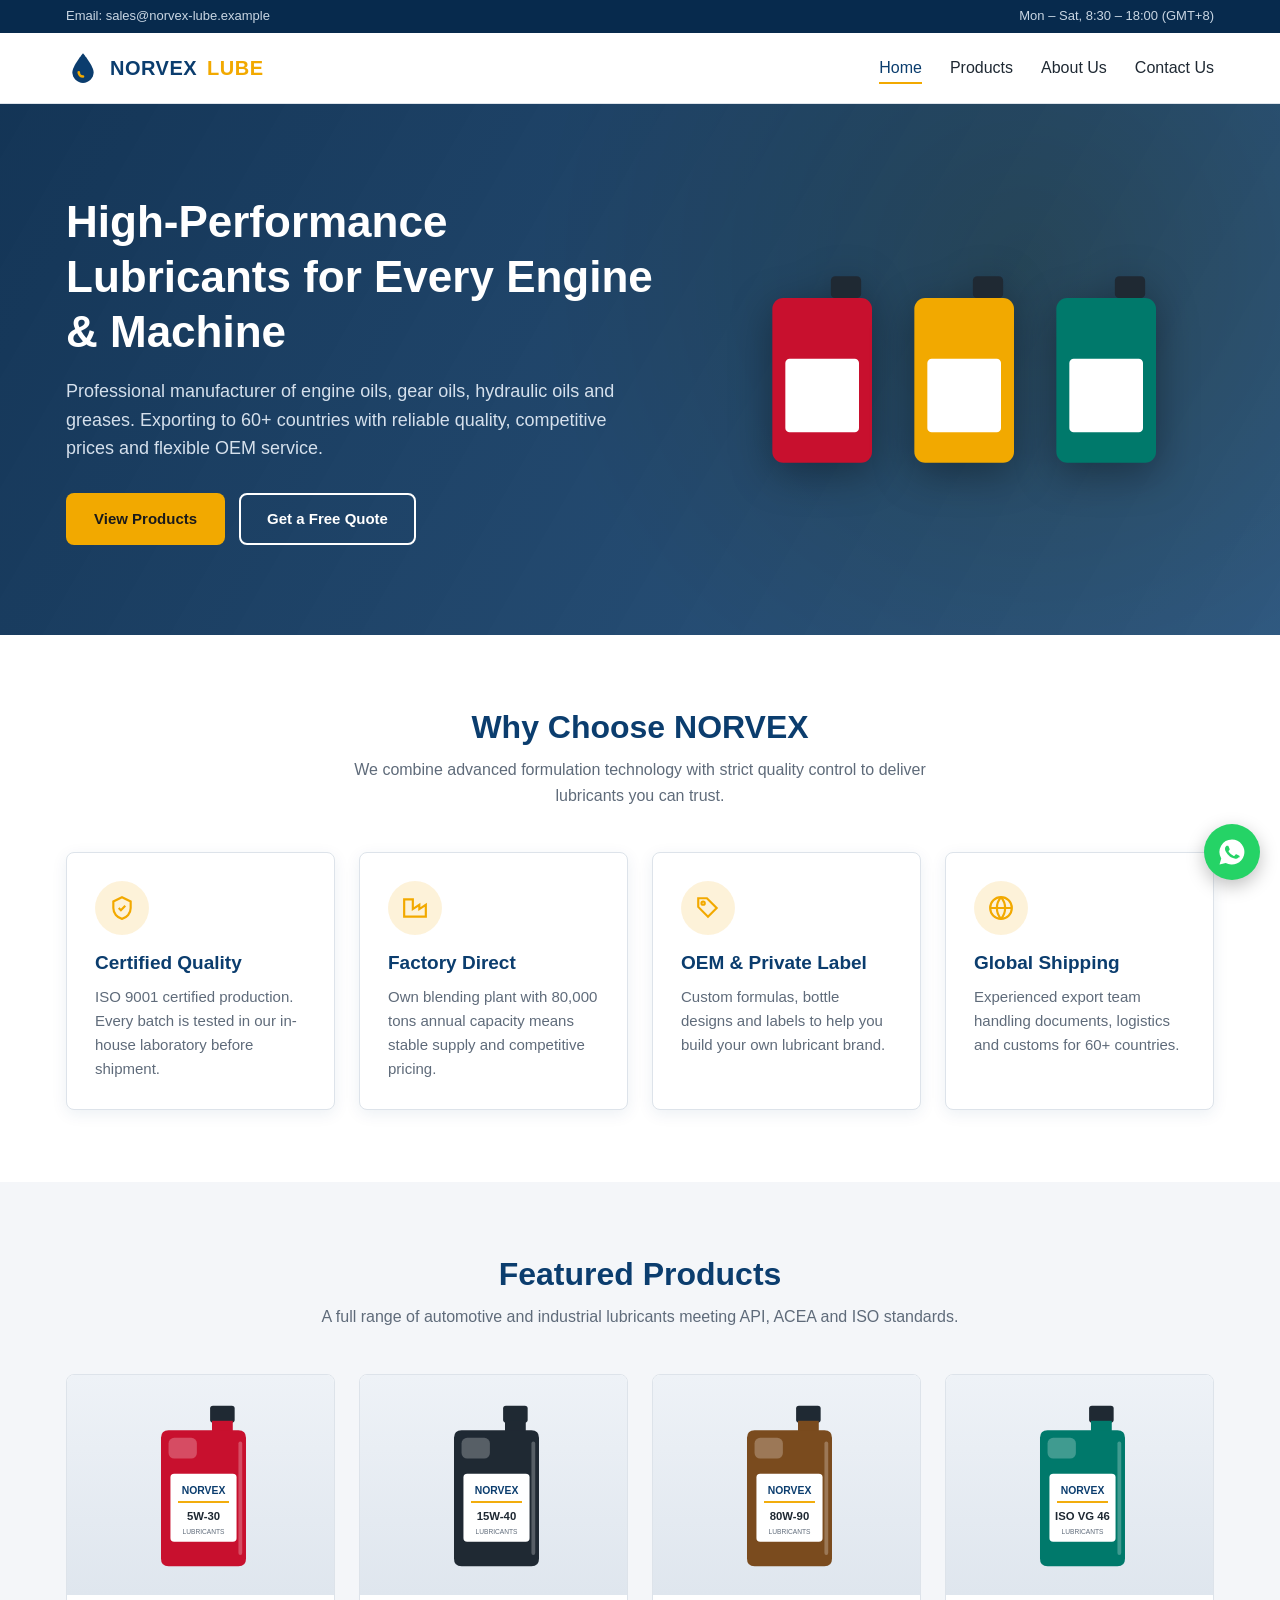
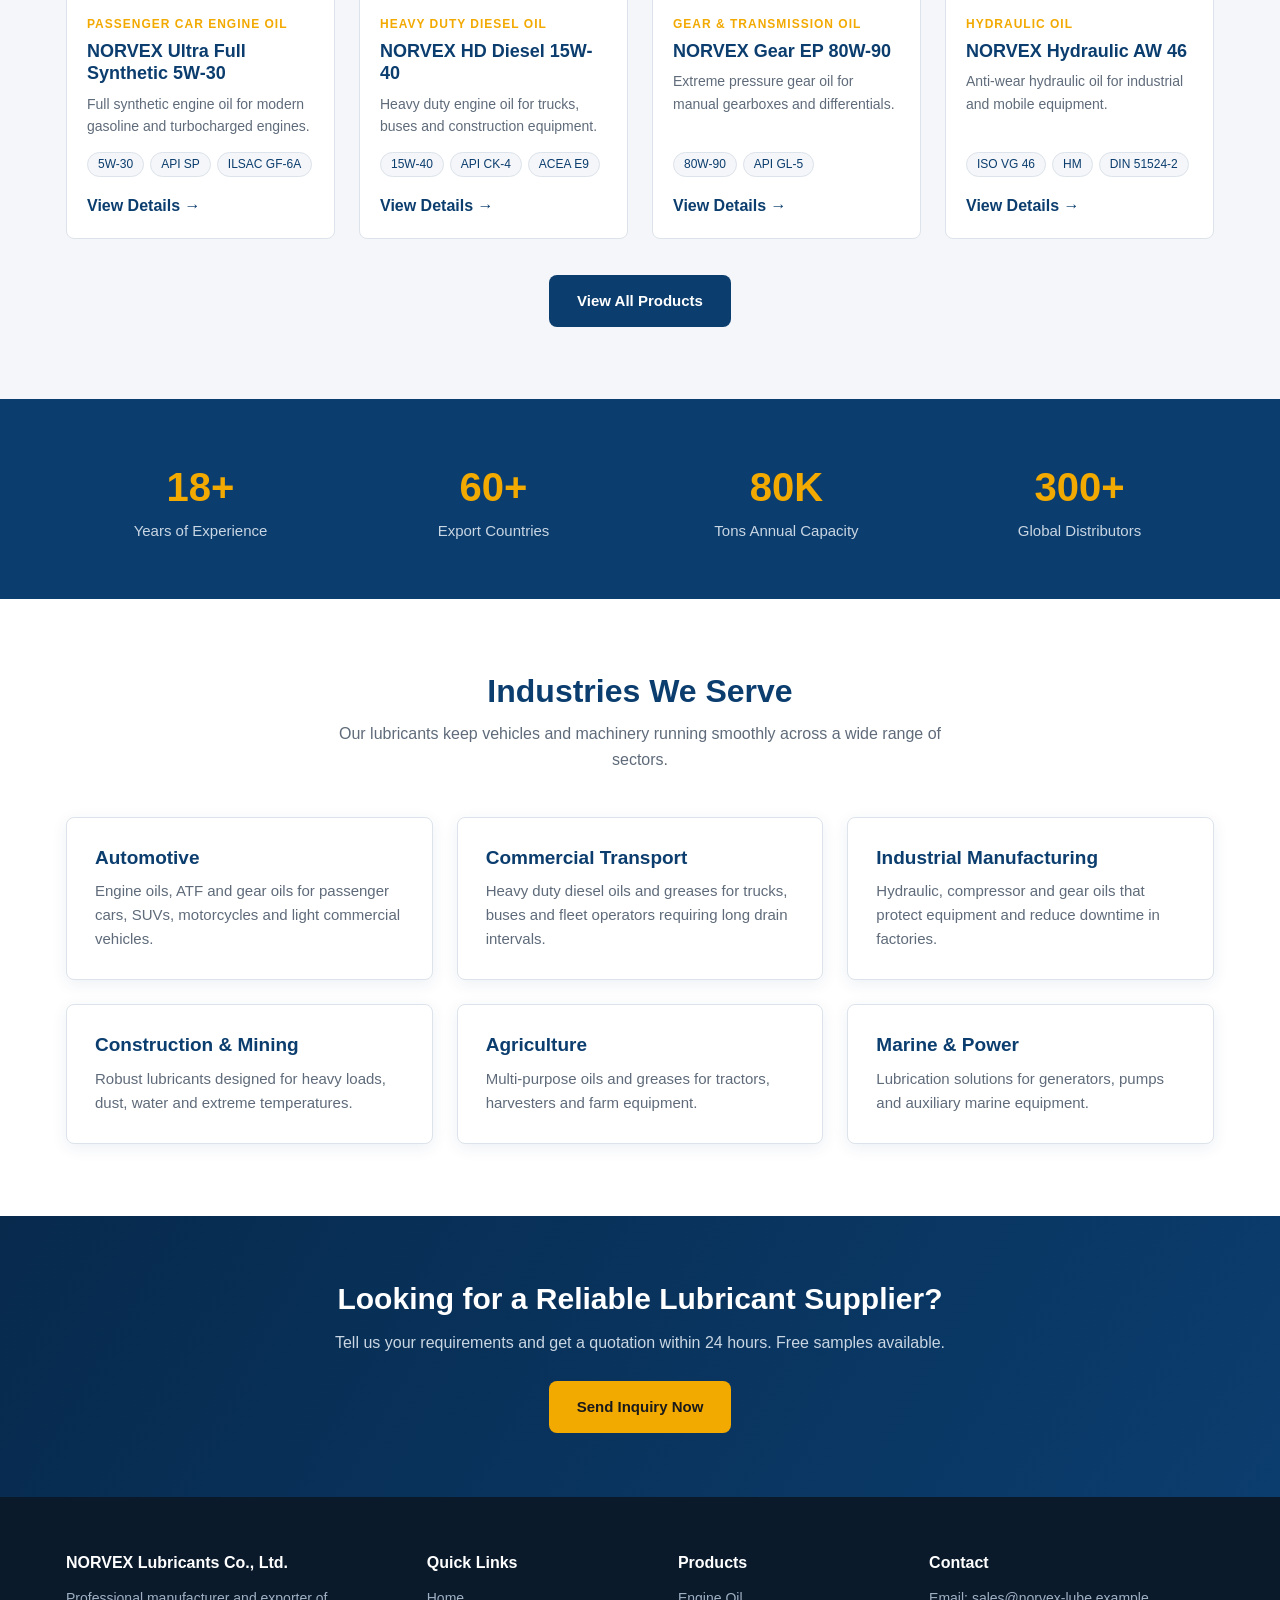
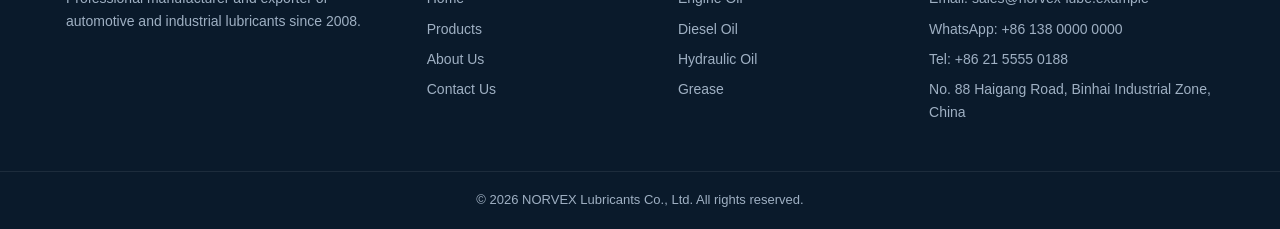
<file: index.html>
<!DOCTYPE html>
<html lang="en">
<head>
  <!-- 字符编码，保证各种文字正常显示 -->
  <meta charset="UTF-8">
  <!-- 让网页在手机上按屏幕宽度显示，这是“手机适配”的关键一行 -->
  <meta name="viewport" content="width=device-width, initial-scale=1.0">
  <!-- 网页标题（显示在浏览器标签页和搜索结果中） -->
  <title>NORVEX Lubricants | Engine Oil & Industrial Lubricant Manufacturer</title>
  <!-- 网页描述（搜索引擎会显示这段文字） -->
  <meta name="description" content="NORVEX Lubricants is a professional manufacturer and exporter of engine oil, gear oil, hydraulic oil and grease. OEM & private label service available.">
  <!-- 浏览器标签页小图标（用一个 emoji 代替，省去图片文件） -->
  <link rel="icon" href="data:image/svg+xml,<svg xmlns='http://www.w3.org/2000/svg' viewBox='0 0 100 100'><text y='.9em' font-size='90'>🛢️</text></svg>">
  <!-- 引入全站样式 -->
  <link rel="stylesheet" href="css/style.css">
</head>
<body>

  <!-- ========== 顶部信息条 ========== -->
  <div class="topbar">
    <div class="container">
      <span>Email: <a href="mailto:sales@norvex-lube.example">sales@norvex-lube.example</a></span>
      <span class="hide-mobile">Mon – Sat, 8:30 – 18:00 (GMT+8)</span>
    </div>
  </div>

  <!-- ========== 导航栏（每个页面都一样，只是 active 高亮不同） ========== -->
  <header class="site-header">
    <div class="container">
      <a href="index.html" class="logo">
        <!-- Logo 图标：一个油滴 -->
        <svg class="logo-icon" viewBox="0 0 32 32" aria-hidden="true">
          <path d="M16 2 C16 2 6 14 6 20 a10 10 0 0 0 20 0 C26 14 16 2 16 2z" fill="#0b3d6e"/>
          <path d="M12 20 a4 4 0 0 0 4 4" stroke="#f2a900" stroke-width="2.5" fill="none" stroke-linecap="round"/>
        </svg>
        NORVEX<span>LUBE</span>
      </a>
      <!-- 手机端汉堡菜单按钮 -->
      <button class="nav-toggle" aria-label="Open menu" aria-expanded="false">
        <span></span><span></span><span></span>
      </button>
      <nav class="main-nav">
        <ul>
          <li><a href="index.html" class="active">Home</a></li>
          <li><a href="products.html">Products</a></li>
          <li><a href="about.html">About Us</a></li>
          <li><a href="contact.html">Contact Us</a></li>
        </ul>
      </nav>
    </div>
  </header>

  <main>
    <!-- ========== 首页大横幅 ========== -->
    <section class="hero">
      <div class="container">
        <div>
          <h1>High-Performance Lubricants for Every Engine &amp; Machine</h1>
          <p>Professional manufacturer of engine oils, gear oils, hydraulic oils and greases. Exporting to 60+ countries with reliable quality, competitive prices and flexible OEM service.</p>
          <div class="hero-buttons">
            <a href="products.html" class="btn btn-primary">View Products</a>
            <a href="contact.html" class="btn btn-outline">Get a Free Quote</a>
          </div>
        </div>
        <!-- 右侧插画：三个不同颜色的油桶（由 JS 之外的内联 SVG 绘制） -->
        <div class="hero-visual" aria-hidden="true">
          <svg viewBox="0 0 60 90"><rect x="35" y="2" width="14" height="10" rx="2" fill="#1f2933"/><rect x="8" y="12" width="46" height="76" rx="5" fill="#c8102e"/><rect x="14" y="40" width="34" height="34" rx="2" fill="#fff"/></svg>
          <svg viewBox="0 0 60 90"><rect x="35" y="2" width="14" height="10" rx="2" fill="#1f2933"/><rect x="8" y="12" width="46" height="76" rx="5" fill="#f2a900"/><rect x="14" y="40" width="34" height="34" rx="2" fill="#fff"/></svg>
          <svg viewBox="0 0 60 90"><rect x="35" y="2" width="14" height="10" rx="2" fill="#1f2933"/><rect x="8" y="12" width="46" height="76" rx="5" fill="#00796b"/><rect x="14" y="40" width="34" height="34" rx="2" fill="#fff"/></svg>
        </div>
      </div>
    </section>

    <!-- ========== 我们的优势 ========== -->
    <section class="section">
      <div class="container">
        <div class="section-title">
          <h2>Why Choose NORVEX</h2>
          <p>We combine advanced formulation technology with strict quality control to deliver lubricants you can trust.</p>
        </div>
        <div class="grid grid-4">
          <div class="card">
            <div class="icon-circle">
              <!-- 盾牌图标 -->
              <svg viewBox="0 0 24 24" fill="none" stroke="currentColor" stroke-width="2"><path d="M12 2l8 4v6c0 5-3.5 9-8 10-4.5-1-8-5-8-10V6z"/><path d="M9 12l2 2 4-4"/></svg>
            </div>
            <h3>Certified Quality</h3>
            <p>ISO 9001 certified production. Every batch is tested in our in-house laboratory before shipment.</p>
          </div>
          <div class="card">
            <div class="icon-circle">
              <!-- 工厂图标 -->
              <svg viewBox="0 0 24 24" fill="none" stroke="currentColor" stroke-width="2"><path d="M2 20h20V9l-6 4V9l-6 4V4H2z"/></svg>
            </div>
            <h3>Factory Direct</h3>
            <p>Own blending plant with 80,000 tons annual capacity means stable supply and competitive pricing.</p>
          </div>
          <div class="card">
            <div class="icon-circle">
              <!-- 标签图标 -->
              <svg viewBox="0 0 24 24" fill="none" stroke="currentColor" stroke-width="2"><path d="M20 12l-8 8-9-9V3h8z"/><circle cx="7.5" cy="7.5" r="1.5"/></svg>
            </div>
            <h3>OEM &amp; Private Label</h3>
            <p>Custom formulas, bottle designs and labels to help you build your own lubricant brand.</p>
          </div>
          <div class="card">
            <div class="icon-circle">
              <!-- 地球图标 -->
              <svg viewBox="0 0 24 24" fill="none" stroke="currentColor" stroke-width="2"><circle cx="12" cy="12" r="10"/><path d="M2 12h20M12 2a15 15 0 0 1 0 20M12 2a15 15 0 0 0 0 20"/></svg>
            </div>
            <h3>Global Shipping</h3>
            <p>Experienced export team handling documents, logistics and customs for 60+ countries.</p>
          </div>
        </div>
      </div>
    </section>

    <!-- ========== 推荐产品（内容由 main.js 自动填充） ========== -->
    <section class="section section-soft">
      <div class="container">
        <div class="section-title">
          <h2>Featured Products</h2>
          <p>A full range of automotive and industrial lubricants meeting API, ACEA and ISO standards.</p>
        </div>
        <div class="grid grid-4" id="featured-products"></div>
        <div style="text-align:center;margin-top:36px">
          <a href="products.html" class="btn btn-dark">View All Products</a>
        </div>
      </div>
    </section>

    <!-- ========== 数据统计 ========== -->
    <section class="stats">
      <div class="container">
        <div class="grid grid-4">
          <div><div class="stat-number">18+</div><div class="stat-label">Years of Experience</div></div>
          <div><div class="stat-number">60+</div><div class="stat-label">Export Countries</div></div>
          <div><div class="stat-number">80K</div><div class="stat-label">Tons Annual Capacity</div></div>
          <div><div class="stat-number">300+</div><div class="stat-label">Global Distributors</div></div>
        </div>
      </div>
    </section>

    <!-- ========== 应用领域 ========== -->
    <section class="section">
      <div class="container">
        <div class="section-title">
          <h2>Industries We Serve</h2>
          <p>Our lubricants keep vehicles and machinery running smoothly across a wide range of sectors.</p>
        </div>
        <div class="grid grid-3">
          <div class="card">
            <h3>Automotive</h3>
            <p>Engine oils, ATF and gear oils for passenger cars, SUVs, motorcycles and light commercial vehicles.</p>
          </div>
          <div class="card">
            <h3>Commercial Transport</h3>
            <p>Heavy duty diesel oils and greases for trucks, buses and fleet operators requiring long drain intervals.</p>
          </div>
          <div class="card">
            <h3>Industrial Manufacturing</h3>
            <p>Hydraulic, compressor and gear oils that protect equipment and reduce downtime in factories.</p>
          </div>
          <div class="card">
            <h3>Construction &amp; Mining</h3>
            <p>Robust lubricants designed for heavy loads, dust, water and extreme temperatures.</p>
          </div>
          <div class="card">
            <h3>Agriculture</h3>
            <p>Multi-purpose oils and greases for tractors, harvesters and farm equipment.</p>
          </div>
          <div class="card">
            <h3>Marine &amp; Power</h3>
            <p>Lubrication solutions for generators, pumps and auxiliary marine equipment.</p>
          </div>
        </div>
      </div>
    </section>

    <!-- ========== 行动号召 ========== -->
    <section class="cta">
      <div class="container">
        <h2>Looking for a Reliable Lubricant Supplier?</h2>
        <p>Tell us your requirements and get a quotation within 24 hours. Free samples available.</p>
        <a href="contact.html" class="btn btn-primary">Send Inquiry Now</a>
      </div>
    </section>
  </main>

  <!-- ========== 页脚（每个页面都一样） ========== -->
  <footer class="site-footer">
    <div class="container">
      <div class="footer-grid">
        <div>
          <h4>NORVEX Lubricants Co., Ltd.</h4>
          <p>Professional manufacturer and exporter of automotive and industrial lubricants since 2008.</p>
        </div>
        <div>
          <h4>Quick Links</h4>
          <ul>
            <li><a href="index.html">Home</a></li>
            <li><a href="products.html">Products</a></li>
            <li><a href="about.html">About Us</a></li>
            <li><a href="contact.html">Contact Us</a></li>
          </ul>
        </div>
        <div>
          <h4>Products</h4>
          <ul>
            <li><a href="products.html?category=Passenger%20Car%20Engine%20Oil">Engine Oil</a></li>
            <li><a href="products.html?category=Heavy%20Duty%20Diesel%20Oil">Diesel Oil</a></li>
            <li><a href="products.html?category=Hydraulic%20Oil">Hydraulic Oil</a></li>
            <li><a href="products.html?category=Grease">Grease</a></li>
          </ul>
        </div>
        <div>
          <h4>Contact</h4>
          <ul>
            <li>Email: <a href="mailto:sales@norvex-lube.example">sales@norvex-lube.example</a></li>
            <li>WhatsApp: +86 138 0000 0000</li>
            <li>Tel: +86 21 5555 0188</li>
            <li>No. 88 Haigang Road, Binhai Industrial Zone, China</li>
          </ul>
        </div>
      </div>
    </div>
    <div class="footer-bottom">
      &copy; <span id="year"></span> NORVEX Lubricants Co., Ltd. All rights reserved.
    </div>
  </footer>

  <!-- WhatsApp 悬浮按钮：点击直接打开 WhatsApp 聊天（号码请替换为真实号码，只写数字） -->
  <a class="whatsapp-float" href="https://wa.me/8613800000000" target="_blank" rel="noopener" aria-label="Chat on WhatsApp">
    <svg viewBox="0 0 24 24" fill="#fff"><path d="M12 2a10 10 0 0 0-8.6 15.1L2 22l5-1.3A10 10 0 1 0 12 2zm5.3 14.1c-.2.6-1.3 1.2-1.8 1.2-.5.1-1 .1-3.3-.8-2.8-1.1-4.5-4-4.7-4.2-.1-.2-1.1-1.5-1.1-2.8s.7-2 1-2.3c.2-.3.5-.3.7-.3h.5c.2 0 .4 0 .6.5l.9 2.1c.1.2.1.3 0 .5l-.3.5-.4.4c-.1.2-.3.3-.1.6.2.3.8 1.3 1.7 2.1 1.2 1 2.1 1.3 2.4 1.5.3.1.5.1.6-.1l.9-1.1c.2-.3.4-.2.6-.1l2 1c.3.1.5.2.5.3.1.1.1.6-.1 1.2z"/></svg>
  </a>

  <!-- 引入脚本：先加载产品数据，再加载主脚本（顺序不能反） -->
  <script src="js/products.js"></script>
  <script src="js/main.js"></script>
</body>
</html>
</file>
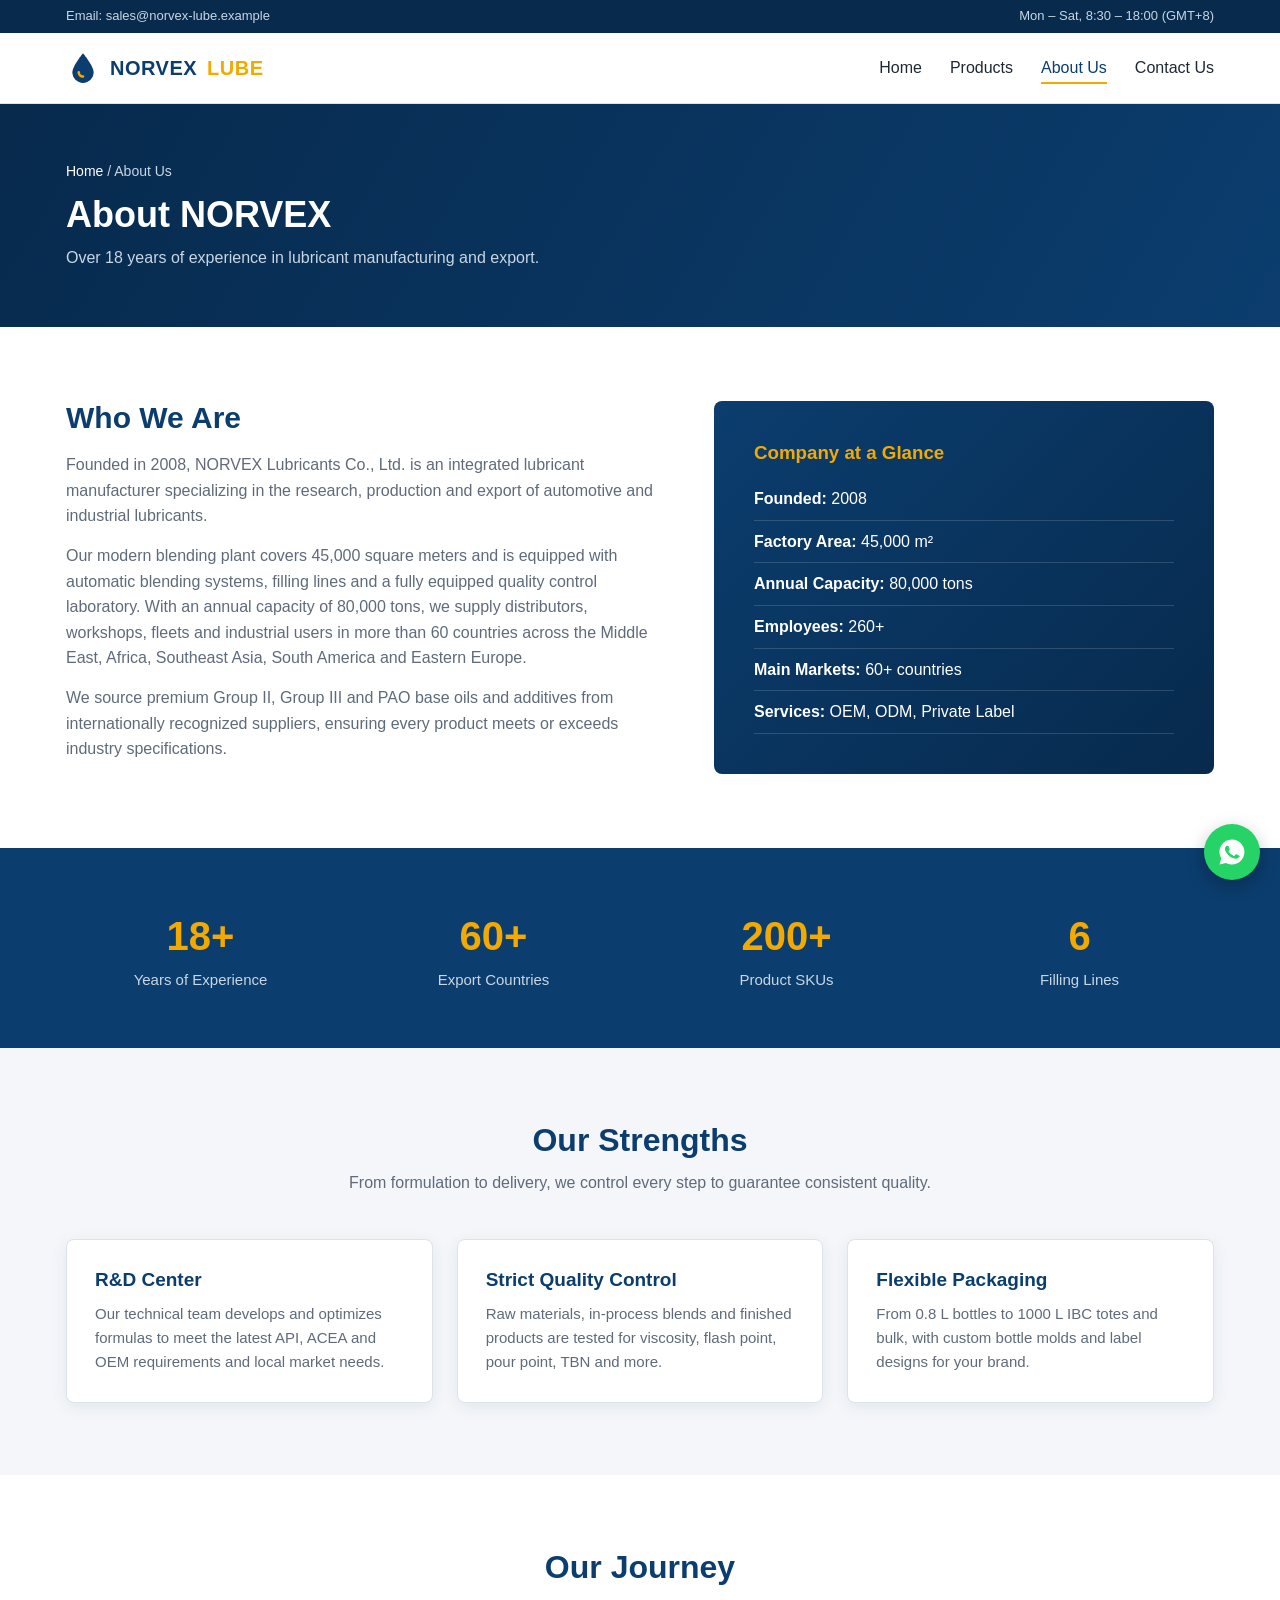
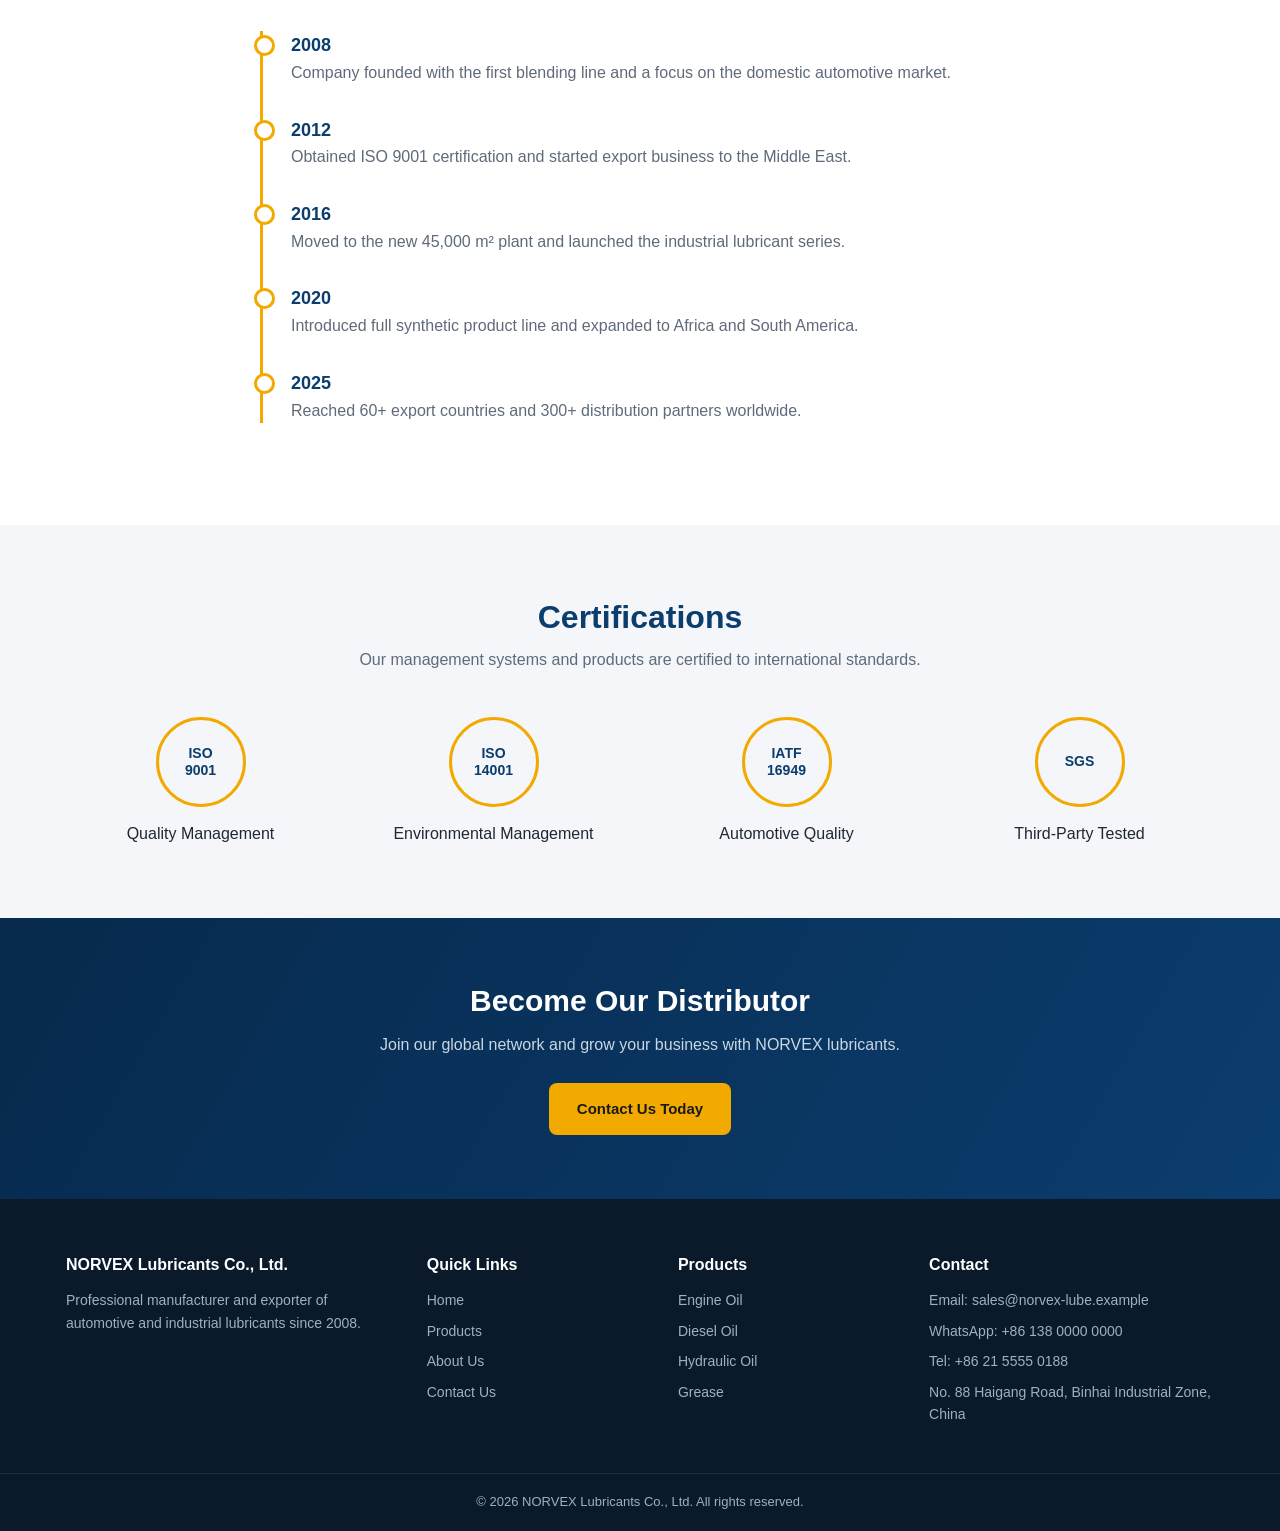
<file: about.html>
<!DOCTYPE html>
<html lang="en">
<head>
  <!-- 字符编码，保证各种文字正常显示 -->
  <meta charset="UTF-8">
  <!-- 让网页在手机上按屏幕宽度显示，这是“手机适配”的关键一行 -->
  <meta name="viewport" content="width=device-width, initial-scale=1.0">
  <!-- 网页标题（显示在浏览器标签页和搜索结果中） -->
  <title>About Us | NORVEX Lubricants</title>
  <!-- 网页描述（搜索引擎会显示这段文字） -->
  <meta name="description" content="Learn about NORVEX Lubricants: 18+ years of lubricant manufacturing, 80,000 tons capacity, exporting to 60+ countries.">
  <!-- 浏览器标签页小图标（用一个 emoji 代替，省去图片文件） -->
  <link rel="icon" href="data:image/svg+xml,<svg xmlns='http://www.w3.org/2000/svg' viewBox='0 0 100 100'><text y='.9em' font-size='90'>🛢️</text></svg>">
  <!-- 引入全站样式 -->
  <link rel="stylesheet" href="css/style.css">
</head>
<body>

  <!-- ========== 顶部信息条 ========== -->
  <div class="topbar">
    <div class="container">
      <span>Email: <a href="mailto:sales@norvex-lube.example">sales@norvex-lube.example</a></span>
      <span class="hide-mobile">Mon – Sat, 8:30 – 18:00 (GMT+8)</span>
    </div>
  </div>

  <!-- ========== 导航栏（每个页面都一样，只是 active 高亮不同） ========== -->
  <header class="site-header">
    <div class="container">
      <a href="index.html" class="logo">
        <!-- Logo 图标：一个油滴 -->
        <svg class="logo-icon" viewBox="0 0 32 32" aria-hidden="true">
          <path d="M16 2 C16 2 6 14 6 20 a10 10 0 0 0 20 0 C26 14 16 2 16 2z" fill="#0b3d6e"/>
          <path d="M12 20 a4 4 0 0 0 4 4" stroke="#f2a900" stroke-width="2.5" fill="none" stroke-linecap="round"/>
        </svg>
        NORVEX<span>LUBE</span>
      </a>
      <!-- 手机端汉堡菜单按钮 -->
      <button class="nav-toggle" aria-label="Open menu" aria-expanded="false">
        <span></span><span></span><span></span>
      </button>
      <nav class="main-nav">
        <ul>
          <li><a href="index.html">Home</a></li>
          <li><a href="products.html">Products</a></li>
          <li><a href="about.html" class="active">About Us</a></li>
          <li><a href="contact.html">Contact Us</a></li>
        </ul>
      </nav>
    </div>
  </header>

  <main>
    <!-- ========== 页面标题横幅 ========== -->
    <section class="page-banner">
      <div class="container">
        <div class="breadcrumb"><a href="index.html">Home</a> / About Us</div>
        <h1>About NORVEX</h1>
        <p>Over 18 years of experience in lubricant manufacturing and export.</p>
      </div>
    </section>

    <!-- ========== 公司简介 ========== -->
    <section class="section">
      <div class="container about-intro">
        <div>
          <h2>Who We Are</h2>
          <p>Founded in 2008, NORVEX Lubricants Co., Ltd. is an integrated lubricant manufacturer specializing in the research, production and export of automotive and industrial lubricants.</p>
          <p>Our modern blending plant covers 45,000 square meters and is equipped with automatic blending systems, filling lines and a fully equipped quality control laboratory. With an annual capacity of 80,000 tons, we supply distributors, workshops, fleets and industrial users in more than 60 countries across the Middle East, Africa, Southeast Asia, South America and Eastern Europe.</p>
          <p>We source premium Group II, Group III and PAO base oils and additives from internationally recognized suppliers, ensuring every product meets or exceeds industry specifications.</p>
        </div>
        <div class="about-visual">
          <h3>Company at a Glance</h3>
          <ul>
            <li><strong>Founded:</strong> 2008</li>
            <li><strong>Factory Area:</strong> 45,000 m²</li>
            <li><strong>Annual Capacity:</strong> 80,000 tons</li>
            <li><strong>Employees:</strong> 260+</li>
            <li><strong>Main Markets:</strong> 60+ countries</li>
            <li><strong>Services:</strong> OEM, ODM, Private Label</li>
          </ul>
        </div>
      </div>
    </section>

    <!-- ========== 数据统计 ========== -->
    <section class="stats">
      <div class="container">
        <div class="grid grid-4">
          <div><div class="stat-number">18+</div><div class="stat-label">Years of Experience</div></div>
          <div><div class="stat-number">60+</div><div class="stat-label">Export Countries</div></div>
          <div><div class="stat-number">200+</div><div class="stat-label">Product SKUs</div></div>
          <div><div class="stat-number">6</div><div class="stat-label">Filling Lines</div></div>
        </div>
      </div>
    </section>

    <!-- ========== 核心能力 ========== -->
    <section class="section section-soft">
      <div class="container">
        <div class="section-title">
          <h2>Our Strengths</h2>
          <p>From formulation to delivery, we control every step to guarantee consistent quality.</p>
        </div>
        <div class="grid grid-3">
          <div class="card">
            <h3>R&amp;D Center</h3>
            <p>Our technical team develops and optimizes formulas to meet the latest API, ACEA and OEM requirements and local market needs.</p>
          </div>
          <div class="card">
            <h3>Strict Quality Control</h3>
            <p>Raw materials, in-process blends and finished products are tested for viscosity, flash point, pour point, TBN and more.</p>
          </div>
          <div class="card">
            <h3>Flexible Packaging</h3>
            <p>From 0.8 L bottles to 1000 L IBC totes and bulk, with custom bottle molds and label designs for your brand.</p>
          </div>
        </div>
      </div>
    </section>

    <!-- ========== 发展历程 ========== -->
    <section class="section">
      <div class="container">
        <div class="section-title">
          <h2>Our Journey</h2>
        </div>
        <div class="timeline">
          <div class="timeline-item">
            <div class="timeline-year">2008</div>
            <p>Company founded with the first blending line and a focus on the domestic automotive market.</p>
          </div>
          <div class="timeline-item">
            <div class="timeline-year">2012</div>
            <p>Obtained ISO 9001 certification and started export business to the Middle East.</p>
          </div>
          <div class="timeline-item">
            <div class="timeline-year">2016</div>
            <p>Moved to the new 45,000 m² plant and launched the industrial lubricant series.</p>
          </div>
          <div class="timeline-item">
            <div class="timeline-year">2020</div>
            <p>Introduced full synthetic product line and expanded to Africa and South America.</p>
          </div>
          <div class="timeline-item">
            <div class="timeline-year">2025</div>
            <p>Reached 60+ export countries and 300+ distribution partners worldwide.</p>
          </div>
        </div>
      </div>
    </section>

    <!-- ========== 资质证书（示意徽章，可换成真实证书图片） ========== -->
    <section class="section section-soft">
      <div class="container">
        <div class="section-title">
          <h2>Certifications</h2>
          <p>Our management systems and products are certified to international standards.</p>
        </div>
        <div class="grid grid-4">
          <div class="cert"><div class="cert-badge">ISO<br>9001</div><p>Quality Management</p></div>
          <div class="cert"><div class="cert-badge">ISO<br>14001</div><p>Environmental Management</p></div>
          <div class="cert"><div class="cert-badge">IATF<br>16949</div><p>Automotive Quality</p></div>
          <div class="cert"><div class="cert-badge">SGS</div><p>Third-Party Tested</p></div>
        </div>
      </div>
    </section>

    <!-- ========== 行动号召 ========== -->
    <section class="cta">
      <div class="container">
        <h2>Become Our Distributor</h2>
        <p>Join our global network and grow your business with NORVEX lubricants.</p>
        <a href="contact.html" class="btn btn-primary">Contact Us Today</a>
      </div>
    </section>
  </main>

  <!-- ========== 页脚（每个页面都一样） ========== -->
  <footer class="site-footer">
    <div class="container">
      <div class="footer-grid">
        <div>
          <h4>NORVEX Lubricants Co., Ltd.</h4>
          <p>Professional manufacturer and exporter of automotive and industrial lubricants since 2008.</p>
        </div>
        <div>
          <h4>Quick Links</h4>
          <ul>
            <li><a href="index.html">Home</a></li>
            <li><a href="products.html">Products</a></li>
            <li><a href="about.html">About Us</a></li>
            <li><a href="contact.html">Contact Us</a></li>
          </ul>
        </div>
        <div>
          <h4>Products</h4>
          <ul>
            <li><a href="products.html?category=Passenger%20Car%20Engine%20Oil">Engine Oil</a></li>
            <li><a href="products.html?category=Heavy%20Duty%20Diesel%20Oil">Diesel Oil</a></li>
            <li><a href="products.html?category=Hydraulic%20Oil">Hydraulic Oil</a></li>
            <li><a href="products.html?category=Grease">Grease</a></li>
          </ul>
        </div>
        <div>
          <h4>Contact</h4>
          <ul>
            <li>Email: <a href="mailto:sales@norvex-lube.example">sales@norvex-lube.example</a></li>
            <li>WhatsApp: +86 138 0000 0000</li>
            <li>Tel: +86 21 5555 0188</li>
            <li>No. 88 Haigang Road, Binhai Industrial Zone, China</li>
          </ul>
        </div>
      </div>
    </div>
    <div class="footer-bottom">
      &copy; <span id="year"></span> NORVEX Lubricants Co., Ltd. All rights reserved.
    </div>
  </footer>

  <!-- WhatsApp 悬浮按钮：点击直接打开 WhatsApp 聊天（号码请替换为真实号码，只写数字） -->
  <a class="whatsapp-float" href="https://wa.me/8613800000000" target="_blank" rel="noopener" aria-label="Chat on WhatsApp">
    <svg viewBox="0 0 24 24" fill="#fff"><path d="M12 2a10 10 0 0 0-8.6 15.1L2 22l5-1.3A10 10 0 1 0 12 2zm5.3 14.1c-.2.6-1.3 1.2-1.8 1.2-.5.1-1 .1-3.3-.8-2.8-1.1-4.5-4-4.7-4.2-.1-.2-1.1-1.5-1.1-2.8s.7-2 1-2.3c.2-.3.5-.3.7-.3h.5c.2 0 .4 0 .6.5l.9 2.1c.1.2.1.3 0 .5l-.3.5-.4.4c-.1.2-.3.3-.1.6.2.3.8 1.3 1.7 2.1 1.2 1 2.1 1.3 2.4 1.5.3.1.5.1.6-.1l.9-1.1c.2-.3.4-.2.6-.1l2 1c.3.1.5.2.5.3.1.1.1.6-.1 1.2z"/></svg>
  </a>

  <!-- 引入脚本：先加载产品数据，再加载主脚本（顺序不能反） -->
  <script src="js/products.js"></script>
  <script src="js/main.js"></script>
</body>
</html>
</file>
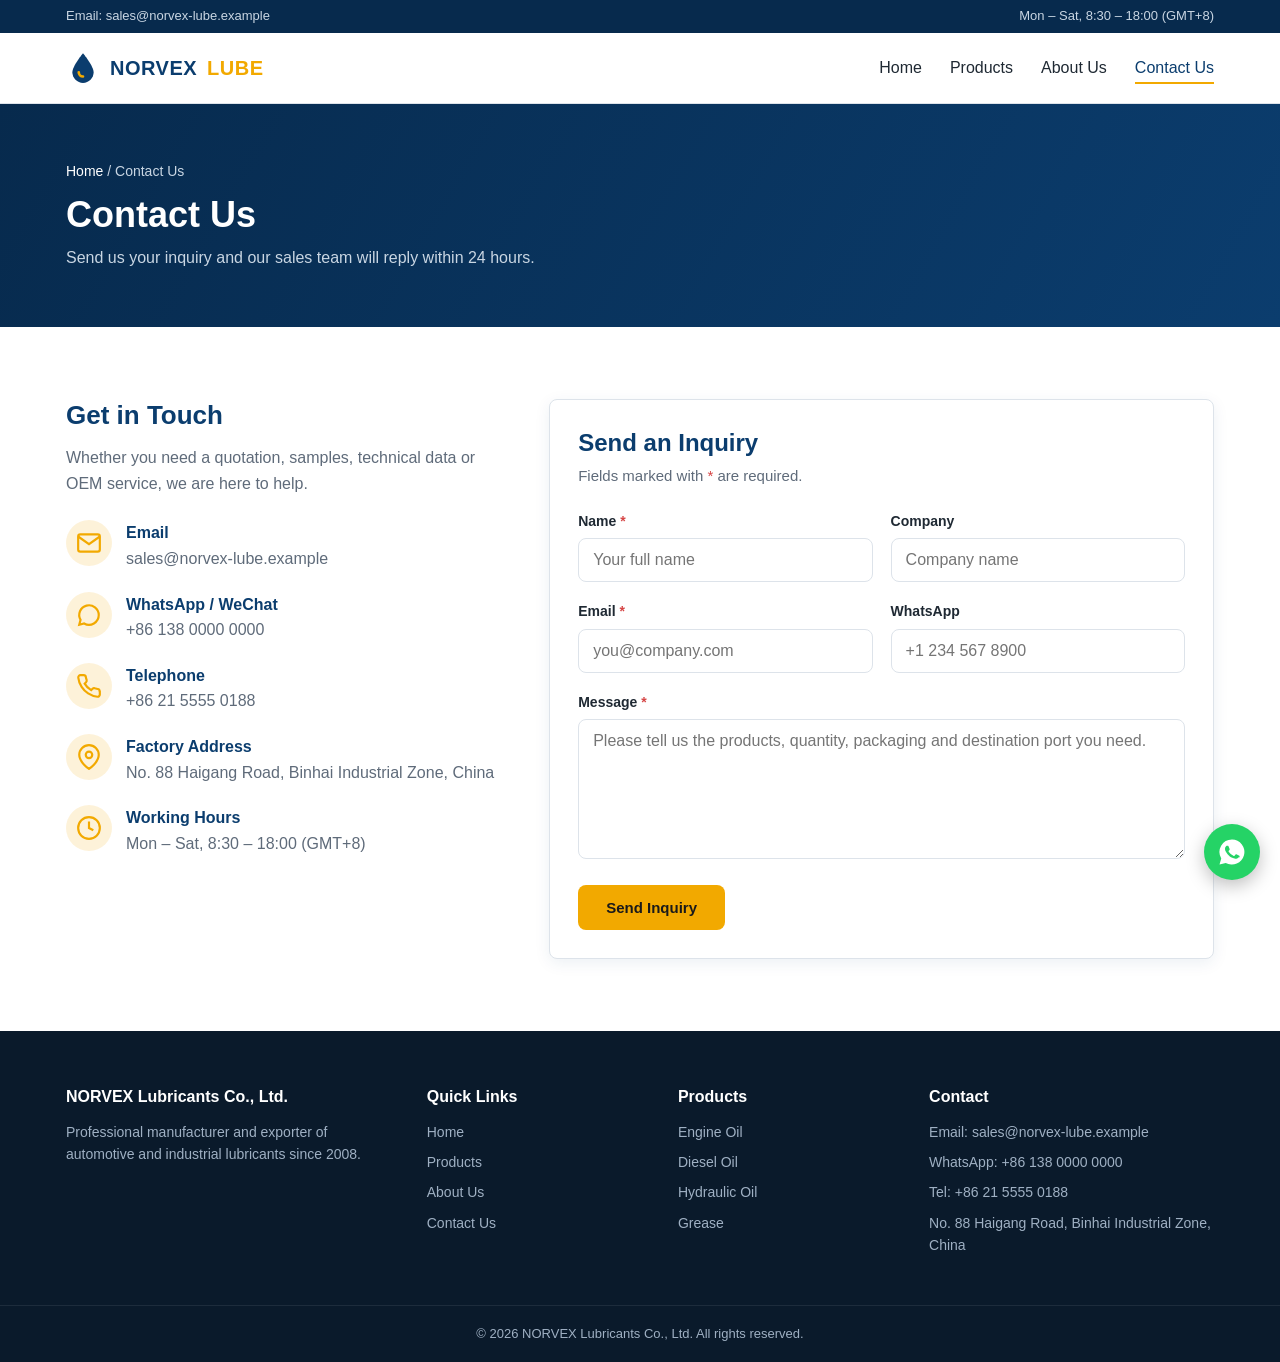
<file: contact.html>
<!DOCTYPE html>
<html lang="en">
<head>
  <!-- 字符编码，保证各种文字正常显示 -->
  <meta charset="UTF-8">
  <!-- 让网页在手机上按屏幕宽度显示，这是“手机适配”的关键一行 -->
  <meta name="viewport" content="width=device-width, initial-scale=1.0">
  <!-- 网页标题（显示在浏览器标签页和搜索结果中） -->
  <title>Contact Us | NORVEX Lubricants</title>
  <!-- 网页描述（搜索引擎会显示这段文字） -->
  <meta name="description" content="Contact NORVEX Lubricants for quotations, samples and OEM service. Reply within 24 hours.">
  <!-- 浏览器标签页小图标（用一个 emoji 代替，省去图片文件） -->
  <link rel="icon" href="data:image/svg+xml,<svg xmlns='http://www.w3.org/2000/svg' viewBox='0 0 100 100'><text y='.9em' font-size='90'>🛢️</text></svg>">
  <!-- 引入全站样式 -->
  <link rel="stylesheet" href="css/style.css">
</head>
<body>

  <!-- ========== 顶部信息条 ========== -->
  <div class="topbar">
    <div class="container">
      <span>Email: <a href="mailto:sales@norvex-lube.example">sales@norvex-lube.example</a></span>
      <span class="hide-mobile">Mon – Sat, 8:30 – 18:00 (GMT+8)</span>
    </div>
  </div>

  <!-- ========== 导航栏（每个页面都一样，只是 active 高亮不同） ========== -->
  <header class="site-header">
    <div class="container">
      <a href="index.html" class="logo">
        <!-- Logo 图标：一个油滴 -->
        <svg class="logo-icon" viewBox="0 0 32 32" aria-hidden="true">
          <path d="M16 2 C16 2 6 14 6 20 a10 10 0 0 0 20 0 C26 14 16 2 16 2z" fill="#0b3d6e"/>
          <path d="M12 20 a4 4 0 0 0 4 4" stroke="#f2a900" stroke-width="2.5" fill="none" stroke-linecap="round"/>
        </svg>
        NORVEX<span>LUBE</span>
      </a>
      <!-- 手机端汉堡菜单按钮 -->
      <button class="nav-toggle" aria-label="Open menu" aria-expanded="false">
        <span></span><span></span><span></span>
      </button>
      <nav class="main-nav">
        <ul>
          <li><a href="index.html">Home</a></li>
          <li><a href="products.html">Products</a></li>
          <li><a href="about.html">About Us</a></li>
          <li><a href="contact.html" class="active">Contact Us</a></li>
        </ul>
      </nav>
    </div>
  </header>

  <main>
    <!-- ========== 页面标题横幅 ========== -->
    <section class="page-banner">
      <div class="container">
        <div class="breadcrumb"><a href="index.html">Home</a> / Contact Us</div>
        <h1>Contact Us</h1>
        <p>Send us your inquiry and our sales team will reply within 24 hours.</p>
      </div>
    </section>

    <section class="section">
      <div class="container contact-layout">

        <!-- ========== 左侧：联系方式 ========== -->
        <div class="contact-info">
          <h2>Get in Touch</h2>
          <p>Whether you need a quotation, samples, technical data or OEM service, we are here to help.</p>

          <div class="contact-item">
            <div class="icon-circle">
              <svg viewBox="0 0 24 24" fill="none" stroke="currentColor" stroke-width="2"><rect x="2" y="4" width="20" height="16" rx="2"/><path d="M2 6l10 7 10-7"/></svg>
            </div>
            <div><strong>Email</strong><a href="mailto:sales@norvex-lube.example">sales@norvex-lube.example</a></div>
          </div>

          <div class="contact-item">
            <div class="icon-circle">
              <svg viewBox="0 0 24 24" fill="none" stroke="currentColor" stroke-width="2"><path d="M21 12a9 9 0 0 1-13.5 7.8L3 21l1.2-4.5A9 9 0 1 1 21 12z"/></svg>
            </div>
            <div><strong>WhatsApp / WeChat</strong><a href="https://wa.me/8613800000000" target="_blank" rel="noopener">+86 138 0000 0000</a></div>
          </div>

          <div class="contact-item">
            <div class="icon-circle">
              <svg viewBox="0 0 24 24" fill="none" stroke="currentColor" stroke-width="2"><path d="M22 16.9v3a2 2 0 0 1-2.2 2 19.8 19.8 0 0 1-8.6-3.1 19.5 19.5 0 0 1-6-6A19.8 19.8 0 0 1 2.1 4.2 2 2 0 0 1 4.1 2h3a2 2 0 0 1 2 1.7c.1.9.4 1.8.7 2.7a2 2 0 0 1-.5 2.1L8 9.8a16 16 0 0 0 6 6l1.3-1.3a2 2 0 0 1 2.1-.4c.9.3 1.8.6 2.7.7a2 2 0 0 1 1.7 2z"/></svg>
            </div>
            <div><strong>Telephone</strong><a href="tel:+862155550188">+86 21 5555 0188</a></div>
          </div>

          <div class="contact-item">
            <div class="icon-circle">
              <svg viewBox="0 0 24 24" fill="none" stroke="currentColor" stroke-width="2"><path d="M21 10c0 7-9 13-9 13S3 17 3 10a9 9 0 0 1 18 0z"/><circle cx="12" cy="10" r="3"/></svg>
            </div>
            <div><strong>Factory Address</strong><span>No. 88 Haigang Road, Binhai Industrial Zone, China</span></div>
          </div>

          <div class="contact-item">
            <div class="icon-circle">
              <svg viewBox="0 0 24 24" fill="none" stroke="currentColor" stroke-width="2"><circle cx="12" cy="12" r="10"/><path d="M12 6v6l4 2"/></svg>
            </div>
            <div><strong>Working Hours</strong><span>Mon – Sat, 8:30 – 18:00 (GMT+8)</span></div>
          </div>
        </div>

        <!-- ========== 右侧：询盘表单 ========== -->
        <div class="card inquiry-form" id="inquiry">
          <h2>Send an Inquiry</h2>
          <p>Fields marked with <span class="required">*</span> are required.</p>

          <!-- 提交结果提示（成功/失败），默认隐藏 -->
          <div id="form-message" class="form-message" role="alert"></div>

          <!-- novalidate：关闭浏览器自带校验，统一使用 main.js 中的校验和提示 -->
          <form id="inquiry-form" novalidate>
            <div class="form-row">
              <div class="form-group">
                <label for="name">Name <span class="required">*</span></label>
                <input type="text" id="name" name="name" autocomplete="name" placeholder="Your full name">
                <div class="error-text"></div>
              </div>
              <div class="form-group">
                <label for="company">Company</label>
                <input type="text" id="company" name="company" autocomplete="organization" placeholder="Company name">
                <div class="error-text"></div>
              </div>
            </div>

            <div class="form-row">
              <div class="form-group">
                <label for="email">Email <span class="required">*</span></label>
                <input type="email" id="email" name="email" autocomplete="email" placeholder="you@company.com">
                <div class="error-text"></div>
              </div>
              <div class="form-group">
                <label for="whatsapp">WhatsApp</label>
                <!-- type="tel" 让手机弹出数字键盘 -->
                <input type="tel" id="whatsapp" name="whatsapp" autocomplete="tel" placeholder="+1 234 567 8900">
                <div class="error-text"></div>
              </div>
            </div>

            <div class="form-group">
              <label for="message">Message <span class="required">*</span></label>
              <textarea id="message" name="message" placeholder="Please tell us the products, quantity, packaging and destination port you need."></textarea>
              <div class="error-text"></div>
            </div>

            <!-- 防垃圾信息的隐藏字段：真人看不到，机器人会自动填写 -->
            <input type="text" name="_gotcha" style="display:none" tabindex="-1" autocomplete="off">

            <button type="submit" class="btn btn-primary">Send Inquiry</button>
          </form>
        </div>

      </div>
    </section>
  </main>

  <!-- ========== 页脚（每个页面都一样） ========== -->
  <footer class="site-footer">
    <div class="container">
      <div class="footer-grid">
        <div>
          <h4>NORVEX Lubricants Co., Ltd.</h4>
          <p>Professional manufacturer and exporter of automotive and industrial lubricants since 2008.</p>
        </div>
        <div>
          <h4>Quick Links</h4>
          <ul>
            <li><a href="index.html">Home</a></li>
            <li><a href="products.html">Products</a></li>
            <li><a href="about.html">About Us</a></li>
            <li><a href="contact.html">Contact Us</a></li>
          </ul>
        </div>
        <div>
          <h4>Products</h4>
          <ul>
            <li><a href="products.html?category=Passenger%20Car%20Engine%20Oil">Engine Oil</a></li>
            <li><a href="products.html?category=Heavy%20Duty%20Diesel%20Oil">Diesel Oil</a></li>
            <li><a href="products.html?category=Hydraulic%20Oil">Hydraulic Oil</a></li>
            <li><a href="products.html?category=Grease">Grease</a></li>
          </ul>
        </div>
        <div>
          <h4>Contact</h4>
          <ul>
            <li>Email: <a href="mailto:sales@norvex-lube.example">sales@norvex-lube.example</a></li>
            <li>WhatsApp: +86 138 0000 0000</li>
            <li>Tel: +86 21 5555 0188</li>
            <li>No. 88 Haigang Road, Binhai Industrial Zone, China</li>
          </ul>
        </div>
      </div>
    </div>
    <div class="footer-bottom">
      &copy; <span id="year"></span> NORVEX Lubricants Co., Ltd. All rights reserved.
    </div>
  </footer>

  <!-- WhatsApp 悬浮按钮：点击直接打开 WhatsApp 聊天（号码请替换为真实号码，只写数字） -->
  <a class="whatsapp-float" href="https://wa.me/8613800000000" target="_blank" rel="noopener" aria-label="Chat on WhatsApp">
    <svg viewBox="0 0 24 24" fill="#fff"><path d="M12 2a10 10 0 0 0-8.6 15.1L2 22l5-1.3A10 10 0 1 0 12 2zm5.3 14.1c-.2.6-1.3 1.2-1.8 1.2-.5.1-1 .1-3.3-.8-2.8-1.1-4.5-4-4.7-4.2-.1-.2-1.1-1.5-1.1-2.8s.7-2 1-2.3c.2-.3.5-.3.7-.3h.5c.2 0 .4 0 .6.5l.9 2.1c.1.2.1.3 0 .5l-.3.5-.4.4c-.1.2-.3.3-.1.6.2.3.8 1.3 1.7 2.1 1.2 1 2.1 1.3 2.4 1.5.3.1.5.1.6-.1l.9-1.1c.2-.3.4-.2.6-.1l2 1c.3.1.5.2.5.3.1.1.1.6-.1 1.2z"/></svg>
  </a>

  <!-- 引入脚本：先加载产品数据，再加载主脚本（顺序不能反） -->
  <script src="js/products.js"></script>
  <script src="js/main.js"></script>
</body>
</html>
</file>
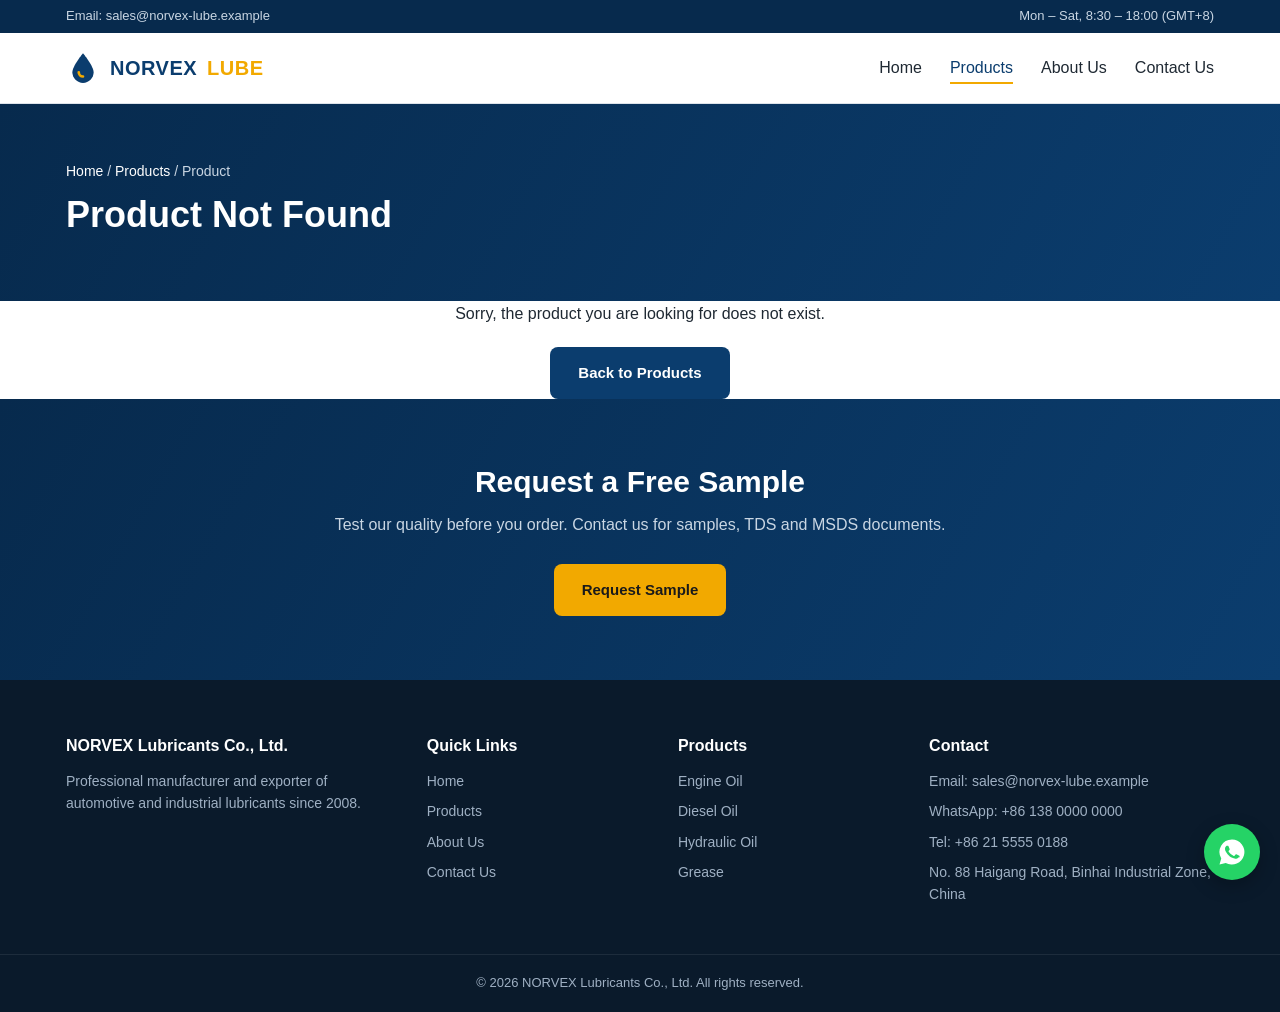
<file: product.html>
<!DOCTYPE html>
<html lang="en">
<head>
  <!-- 字符编码，保证各种文字正常显示 -->
  <meta charset="UTF-8">
  <!-- 让网页在手机上按屏幕宽度显示，这是“手机适配”的关键一行 -->
  <meta name="viewport" content="width=device-width, initial-scale=1.0">
  <!-- 网页标题（显示在浏览器标签页和搜索结果中） -->
  <title>Product Details | NORVEX Lubricants</title>
  <!-- 网页描述（搜索引擎会显示这段文字） -->
  <meta name="description" content="Product details, typical properties and packaging of NORVEX lubricants.">
  <!-- 浏览器标签页小图标（用一个 emoji 代替，省去图片文件） -->
  <link rel="icon" href="data:image/svg+xml,<svg xmlns='http://www.w3.org/2000/svg' viewBox='0 0 100 100'><text y='.9em' font-size='90'>🛢️</text></svg>">
  <!-- 引入全站样式 -->
  <link rel="stylesheet" href="css/style.css">
</head>
<body>

  <!-- ========== 顶部信息条 ========== -->
  <div class="topbar">
    <div class="container">
      <span>Email: <a href="mailto:sales@norvex-lube.example">sales@norvex-lube.example</a></span>
      <span class="hide-mobile">Mon – Sat, 8:30 – 18:00 (GMT+8)</span>
    </div>
  </div>

  <!-- ========== 导航栏（每个页面都一样，只是 active 高亮不同） ========== -->
  <header class="site-header">
    <div class="container">
      <a href="index.html" class="logo">
        <!-- Logo 图标：一个油滴 -->
        <svg class="logo-icon" viewBox="0 0 32 32" aria-hidden="true">
          <path d="M16 2 C16 2 6 14 6 20 a10 10 0 0 0 20 0 C26 14 16 2 16 2z" fill="#0b3d6e"/>
          <path d="M12 20 a4 4 0 0 0 4 4" stroke="#f2a900" stroke-width="2.5" fill="none" stroke-linecap="round"/>
        </svg>
        NORVEX<span>LUBE</span>
      </a>
      <!-- 手机端汉堡菜单按钮 -->
      <button class="nav-toggle" aria-label="Open menu" aria-expanded="false">
        <span></span><span></span><span></span>
      </button>
      <nav class="main-nav">
        <ul>
          <li><a href="index.html">Home</a></li>
          <li><a href="products.html" class="active">Products</a></li>
          <li><a href="about.html">About Us</a></li>
          <li><a href="contact.html">Contact Us</a></li>
        </ul>
      </nav>
    </div>
  </header>

  <main>
    <!-- ========== 页面标题横幅（产品名称由 main.js 根据网址自动填入） ========== -->
    <section class="page-banner">
      <div class="container">
        <div class="breadcrumb">
          <a href="index.html">Home</a> / <a href="products.html">Products</a> / <span id="detail-breadcrumb-name">Product</span>
        </div>
        <h1 id="detail-title">Product Details</h1>
      </div>
    </section>

    <!--
      产品详情内容由 main.js 自动生成。
      打开方式：product.html?id=产品编号，例如 product.html?id=nx-ultra-5w30
      产品编号在 js/products.js 中定义。
    -->
    <div id="product-detail"></div>

    <!-- ========== 行动号召 ========== -->
    <section class="cta">
      <div class="container">
        <h2>Request a Free Sample</h2>
        <p>Test our quality before you order. Contact us for samples, TDS and MSDS documents.</p>
        <a href="contact.html" class="btn btn-primary">Request Sample</a>
      </div>
    </section>
  </main>

  <!-- ========== 页脚（每个页面都一样） ========== -->
  <footer class="site-footer">
    <div class="container">
      <div class="footer-grid">
        <div>
          <h4>NORVEX Lubricants Co., Ltd.</h4>
          <p>Professional manufacturer and exporter of automotive and industrial lubricants since 2008.</p>
        </div>
        <div>
          <h4>Quick Links</h4>
          <ul>
            <li><a href="index.html">Home</a></li>
            <li><a href="products.html">Products</a></li>
            <li><a href="about.html">About Us</a></li>
            <li><a href="contact.html">Contact Us</a></li>
          </ul>
        </div>
        <div>
          <h4>Products</h4>
          <ul>
            <li><a href="products.html?category=Passenger%20Car%20Engine%20Oil">Engine Oil</a></li>
            <li><a href="products.html?category=Heavy%20Duty%20Diesel%20Oil">Diesel Oil</a></li>
            <li><a href="products.html?category=Hydraulic%20Oil">Hydraulic Oil</a></li>
            <li><a href="products.html?category=Grease">Grease</a></li>
          </ul>
        </div>
        <div>
          <h4>Contact</h4>
          <ul>
            <li>Email: <a href="mailto:sales@norvex-lube.example">sales@norvex-lube.example</a></li>
            <li>WhatsApp: +86 138 0000 0000</li>
            <li>Tel: +86 21 5555 0188</li>
            <li>No. 88 Haigang Road, Binhai Industrial Zone, China</li>
          </ul>
        </div>
      </div>
    </div>
    <div class="footer-bottom">
      &copy; <span id="year"></span> NORVEX Lubricants Co., Ltd. All rights reserved.
    </div>
  </footer>

  <!-- WhatsApp 悬浮按钮：点击直接打开 WhatsApp 聊天（号码请替换为真实号码，只写数字） -->
  <a class="whatsapp-float" href="https://wa.me/8613800000000" target="_blank" rel="noopener" aria-label="Chat on WhatsApp">
    <svg viewBox="0 0 24 24" fill="#fff"><path d="M12 2a10 10 0 0 0-8.6 15.1L2 22l5-1.3A10 10 0 1 0 12 2zm5.3 14.1c-.2.6-1.3 1.2-1.8 1.2-.5.1-1 .1-3.3-.8-2.8-1.1-4.5-4-4.7-4.2-.1-.2-1.1-1.5-1.1-2.8s.7-2 1-2.3c.2-.3.5-.3.7-.3h.5c.2 0 .4 0 .6.5l.9 2.1c.1.2.1.3 0 .5l-.3.5-.4.4c-.1.2-.3.3-.1.6.2.3.8 1.3 1.7 2.1 1.2 1 2.1 1.3 2.4 1.5.3.1.5.1.6-.1l.9-1.1c.2-.3.4-.2.6-.1l2 1c.3.1.5.2.5.3.1.1.1.6-.1 1.2z"/></svg>
  </a>

  <!-- 引入脚本：先加载产品数据，再加载主脚本（顺序不能反） -->
  <script src="js/products.js"></script>
  <script src="js/main.js"></script>
</body>
</html>
</file>
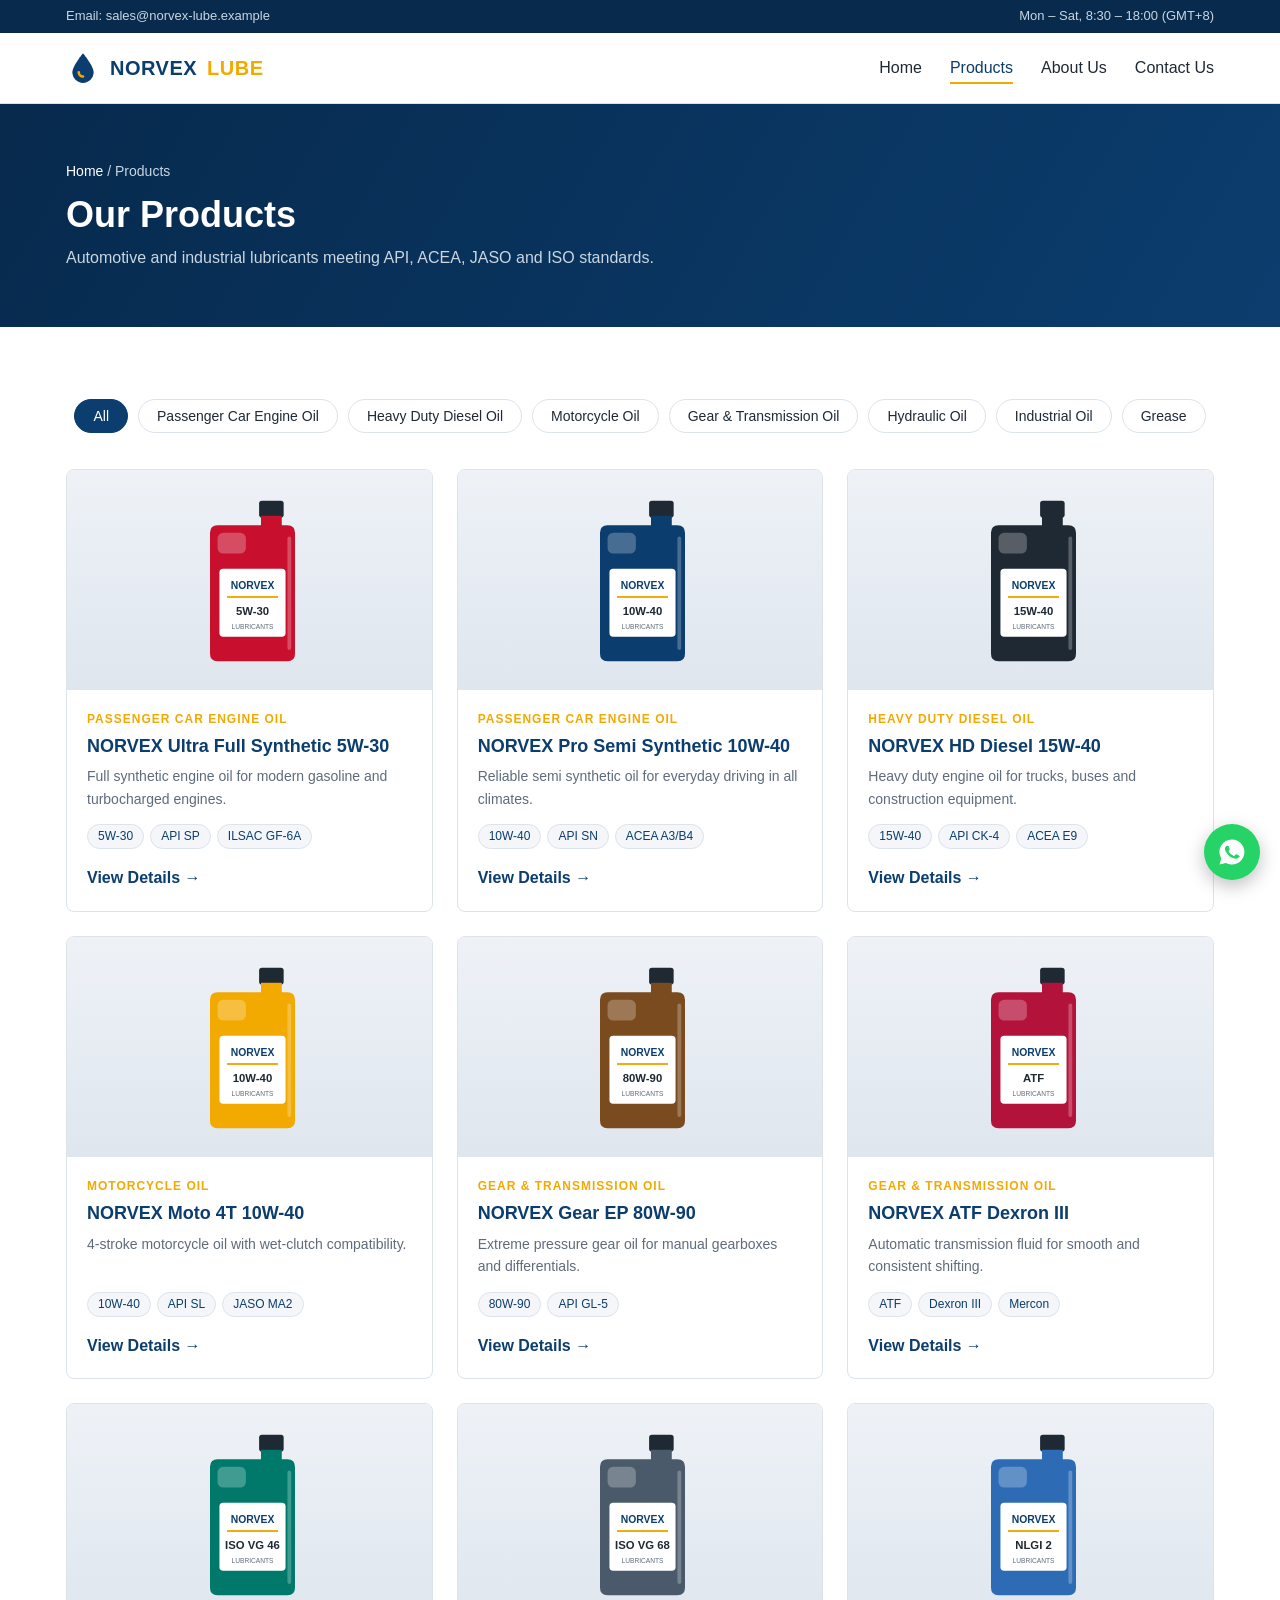
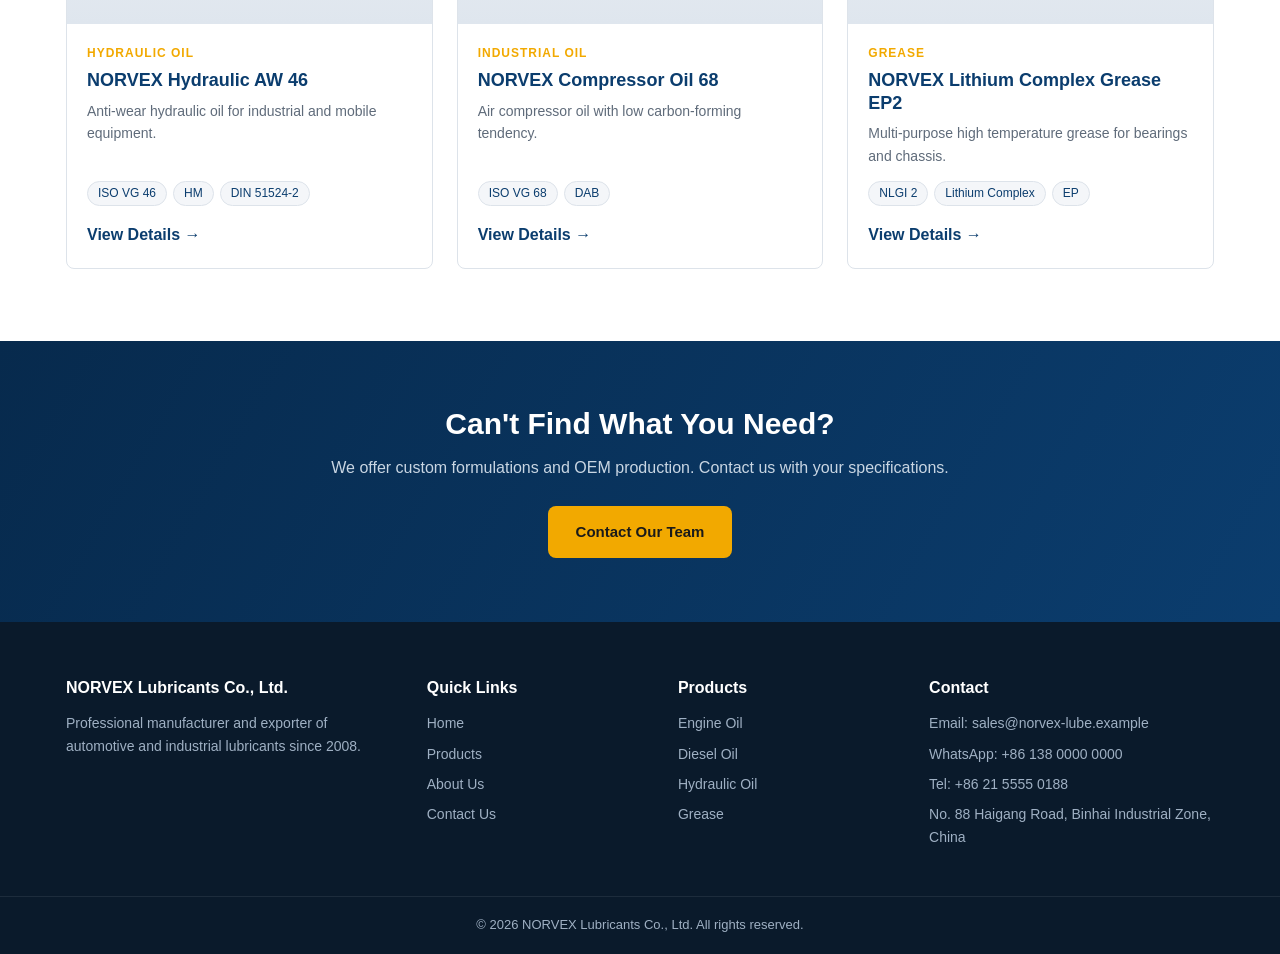
<file: products.html>
<!DOCTYPE html>
<html lang="en">
<head>
  <!-- 字符编码，保证各种文字正常显示 -->
  <meta charset="UTF-8">
  <!-- 让网页在手机上按屏幕宽度显示，这是“手机适配”的关键一行 -->
  <meta name="viewport" content="width=device-width, initial-scale=1.0">
  <!-- 网页标题（显示在浏览器标签页和搜索结果中） -->
  <title>Products | NORVEX Lubricants</title>
  <!-- 网页描述（搜索引擎会显示这段文字） -->
  <meta name="description" content="Browse NORVEX engine oil, diesel oil, gear oil, hydraulic oil, industrial oil and grease products.">
  <!-- 浏览器标签页小图标（用一个 emoji 代替，省去图片文件） -->
  <link rel="icon" href="data:image/svg+xml,<svg xmlns='http://www.w3.org/2000/svg' viewBox='0 0 100 100'><text y='.9em' font-size='90'>🛢️</text></svg>">
  <!-- 引入全站样式 -->
  <link rel="stylesheet" href="css/style.css">
</head>
<body>

  <!-- ========== 顶部信息条 ========== -->
  <div class="topbar">
    <div class="container">
      <span>Email: <a href="mailto:sales@norvex-lube.example">sales@norvex-lube.example</a></span>
      <span class="hide-mobile">Mon – Sat, 8:30 – 18:00 (GMT+8)</span>
    </div>
  </div>

  <!-- ========== 导航栏（每个页面都一样，只是 active 高亮不同） ========== -->
  <header class="site-header">
    <div class="container">
      <a href="index.html" class="logo">
        <!-- Logo 图标：一个油滴 -->
        <svg class="logo-icon" viewBox="0 0 32 32" aria-hidden="true">
          <path d="M16 2 C16 2 6 14 6 20 a10 10 0 0 0 20 0 C26 14 16 2 16 2z" fill="#0b3d6e"/>
          <path d="M12 20 a4 4 0 0 0 4 4" stroke="#f2a900" stroke-width="2.5" fill="none" stroke-linecap="round"/>
        </svg>
        NORVEX<span>LUBE</span>
      </a>
      <!-- 手机端汉堡菜单按钮 -->
      <button class="nav-toggle" aria-label="Open menu" aria-expanded="false">
        <span></span><span></span><span></span>
      </button>
      <nav class="main-nav">
        <ul>
          <li><a href="index.html">Home</a></li>
          <li><a href="products.html" class="active">Products</a></li>
          <li><a href="about.html">About Us</a></li>
          <li><a href="contact.html">Contact Us</a></li>
        </ul>
      </nav>
    </div>
  </header>

  <main>
    <!-- ========== 页面标题横幅 ========== -->
    <section class="page-banner">
      <div class="container">
        <div class="breadcrumb"><a href="index.html">Home</a> / Products</div>
        <h1>Our Products</h1>
        <p>Automotive and industrial lubricants meeting API, ACEA, JASO and ISO standards.</p>
      </div>
    </section>

    <!-- ========== 产品列表（筛选按钮和产品卡片都由 main.js 自动生成） ========== -->
    <section class="section">
      <div class="container">
        <div class="filter-bar" id="filter-bar"></div>
        <div class="grid grid-3" id="product-list"></div>
      </div>
    </section>

    <!-- ========== 行动号召 ========== -->
    <section class="cta">
      <div class="container">
        <h2>Can't Find What You Need?</h2>
        <p>We offer custom formulations and OEM production. Contact us with your specifications.</p>
        <a href="contact.html" class="btn btn-primary">Contact Our Team</a>
      </div>
    </section>
  </main>

  <!-- ========== 页脚（每个页面都一样） ========== -->
  <footer class="site-footer">
    <div class="container">
      <div class="footer-grid">
        <div>
          <h4>NORVEX Lubricants Co., Ltd.</h4>
          <p>Professional manufacturer and exporter of automotive and industrial lubricants since 2008.</p>
        </div>
        <div>
          <h4>Quick Links</h4>
          <ul>
            <li><a href="index.html">Home</a></li>
            <li><a href="products.html">Products</a></li>
            <li><a href="about.html">About Us</a></li>
            <li><a href="contact.html">Contact Us</a></li>
          </ul>
        </div>
        <div>
          <h4>Products</h4>
          <ul>
            <li><a href="products.html?category=Passenger%20Car%20Engine%20Oil">Engine Oil</a></li>
            <li><a href="products.html?category=Heavy%20Duty%20Diesel%20Oil">Diesel Oil</a></li>
            <li><a href="products.html?category=Hydraulic%20Oil">Hydraulic Oil</a></li>
            <li><a href="products.html?category=Grease">Grease</a></li>
          </ul>
        </div>
        <div>
          <h4>Contact</h4>
          <ul>
            <li>Email: <a href="mailto:sales@norvex-lube.example">sales@norvex-lube.example</a></li>
            <li>WhatsApp: +86 138 0000 0000</li>
            <li>Tel: +86 21 5555 0188</li>
            <li>No. 88 Haigang Road, Binhai Industrial Zone, China</li>
          </ul>
        </div>
      </div>
    </div>
    <div class="footer-bottom">
      &copy; <span id="year"></span> NORVEX Lubricants Co., Ltd. All rights reserved.
    </div>
  </footer>

  <!-- WhatsApp 悬浮按钮：点击直接打开 WhatsApp 聊天（号码请替换为真实号码，只写数字） -->
  <a class="whatsapp-float" href="https://wa.me/8613800000000" target="_blank" rel="noopener" aria-label="Chat on WhatsApp">
    <svg viewBox="0 0 24 24" fill="#fff"><path d="M12 2a10 10 0 0 0-8.6 15.1L2 22l5-1.3A10 10 0 1 0 12 2zm5.3 14.1c-.2.6-1.3 1.2-1.8 1.2-.5.1-1 .1-3.3-.8-2.8-1.1-4.5-4-4.7-4.2-.1-.2-1.1-1.5-1.1-2.8s.7-2 1-2.3c.2-.3.5-.3.7-.3h.5c.2 0 .4 0 .6.5l.9 2.1c.1.2.1.3 0 .5l-.3.5-.4.4c-.1.2-.3.3-.1.6.2.3.8 1.3 1.7 2.1 1.2 1 2.1 1.3 2.4 1.5.3.1.5.1.6-.1l.9-1.1c.2-.3.4-.2.6-.1l2 1c.3.1.5.2.5.3.1.1.1.6-.1 1.2z"/></svg>
  </a>

  <!-- 引入脚本：先加载产品数据，再加载主脚本（顺序不能反） -->
  <script src="js/products.js"></script>
  <script src="js/main.js"></script>
</body>
</html>
</file>
<file: css/style.css>
/* =========================================================
   全站样式表  style.css
   所有页面共用这一个文件。想改颜色，只需修改下面 :root 里的变量。
   ========================================================= */

/* ---------- 1. 颜色与基础变量 ---------- */
:root {
  --color-primary: #0b3d6e;      /* 主色：深蓝，体现专业感 */
  --color-primary-dark: #072a4d; /* 主色加深，用于悬停 */
  --color-accent: #f2a900;       /* 强调色：润滑油常见的琥珀金 */
  --color-text: #1f2933;         /* 正文文字颜色 */
  --color-muted: #5f6b7a;        /* 次要文字颜色 */
  --color-bg: #ffffff;           /* 页面背景 */
  --color-bg-soft: #f4f6f9;      /* 浅灰背景，用于区块交替 */
  --color-border: #dde3ea;       /* 边框颜色 */
  --radius: 8px;                 /* 圆角大小 */
  --shadow: 0 4px 16px rgba(11, 61, 110, 0.08); /* 卡片阴影 */
  --max-width: 1180px;           /* 内容最大宽度 */
}

/* ---------- 2. 基础重置 ---------- */
* {
  box-sizing: border-box; /* 让宽度计算包含内边距和边框，布局更直观 */
  margin: 0;
  padding: 0;
}

html {
  scroll-behavior: smooth; /* 页面内跳转时平滑滚动 */
}

body {
  font-family: "Inter", "Segoe UI", Roboto, Helvetica, Arial, sans-serif;
  color: var(--color-text);
  background: var(--color-bg);
  line-height: 1.6;
  font-size: 16px;
}

img,
svg {
  max-width: 100%;
  display: block;
}

a {
  color: var(--color-primary);
  text-decoration: none;
}

a:hover {
  text-decoration: underline;
}

ul {
  list-style: none;
}

h1,
h2,
h3,
h4 {
  line-height: 1.25;
  color: var(--color-primary);
}

/* 内容容器：限制最大宽度并居中，左右留 16px 边距（手机端也适用） */
.container {
  width: 100%;
  max-width: var(--max-width);
  margin: 0 auto;
  padding: 0 16px;
}

/* ---------- 3. 按钮 ---------- */
.btn {
  display: inline-block;
  padding: 12px 26px;
  border-radius: var(--radius);
  font-weight: 600;
  border: 2px solid transparent;
  cursor: pointer;
  font-size: 15px;
  transition: background 0.2s, color 0.2s, border-color 0.2s;
}

.btn:hover {
  text-decoration: none;
}

/* 实心主按钮 */
.btn-primary {
  background: var(--color-accent);
  color: #1a1a1a;
}

.btn-primary:hover {
  background: #d99700;
}

/* 描边按钮（用在深色背景上） */
.btn-outline {
  border-color: #ffffff;
  color: #ffffff;
}

.btn-outline:hover {
  background: #ffffff;
  color: var(--color-primary);
}

/* 深蓝色按钮（用在浅色背景上） */
.btn-dark {
  background: var(--color-primary);
  color: #ffffff;
}

.btn-dark:hover {
  background: var(--color-primary-dark);
}

/* ---------- 4. 顶部信息条 ---------- */
.topbar {
  background: var(--color-primary-dark);
  color: #c9d6e3;
  font-size: 13px;
  padding: 6px 0;
}

.topbar .container {
  display: flex;
  justify-content: space-between;
  flex-wrap: wrap;
  gap: 4px 16px;
}

.topbar a {
  color: #c9d6e3;
}

/* ---------- 5. 导航栏 ---------- */
.site-header {
  background: #ffffff;
  border-bottom: 1px solid var(--color-border);
  position: sticky; /* 滚动时导航固定在顶部 */
  top: 0;
  z-index: 100;
}

.site-header .container {
  display: flex;
  align-items: center;
  justify-content: space-between;
  height: 70px;
}

/* Logo：文字 + 一个油滴图标 */
.logo {
  display: flex;
  align-items: center;
  gap: 10px;
  font-weight: 800;
  font-size: 20px;
  color: var(--color-primary);
  letter-spacing: 0.5px;
}

.logo:hover {
  text-decoration: none;
}

.logo span {
  color: var(--color-accent);
}

.logo-icon {
  width: 34px;
  height: 34px;
}

/* 主导航菜单 */
.main-nav ul {
  display: flex;
  gap: 28px;
}

.main-nav a {
  color: var(--color-text);
  font-weight: 500;
  padding: 6px 0;
  border-bottom: 2px solid transparent;
}

.main-nav a:hover,
.main-nav a.active {
  color: var(--color-primary);
  border-bottom-color: var(--color-accent);
  text-decoration: none;
}

/* 手机端的“汉堡菜单”按钮，电脑端默认隐藏 */
.nav-toggle {
  display: none;
  background: none;
  border: none;
  cursor: pointer;
  padding: 8px;
}

.nav-toggle span {
  display: block;
  width: 24px;
  height: 2px;
  background: var(--color-primary);
  margin: 5px 0;
}

/* ---------- 6. 首页大横幅 Hero ---------- */
.hero {
  background: linear-gradient(120deg, rgba(7, 42, 77, 0.95), rgba(11, 61, 110, 0.85)),
    radial-gradient(circle at 80% 30%, #f2a900 0%, transparent 45%);
  color: #ffffff;
  padding: 90px 0;
}

.hero .container {
  display: grid;
  grid-template-columns: 1.2fr 1fr;
  gap: 40px;
  align-items: center;
}

.hero h1 {
  color: #ffffff;
  font-size: 44px;
  margin-bottom: 18px;
}

.hero p {
  font-size: 18px;
  color: #d5e0ec;
  margin-bottom: 30px;
  max-width: 560px;
}

.hero-buttons {
  display: flex;
  gap: 14px;
  flex-wrap: wrap;
}

.hero-visual {
  display: flex;
  justify-content: center;
  gap: 12px;
  align-items: flex-end;
}

.hero-visual svg {
  width: 30%;
  max-width: 130px;
  filter: drop-shadow(0 10px 20px rgba(0, 0, 0, 0.35));
}

/* ---------- 7. 内页标题横幅 ---------- */
.page-banner {
  background: linear-gradient(120deg, var(--color-primary-dark), var(--color-primary));
  color: #ffffff;
  padding: 56px 0;
}

.page-banner h1 {
  color: #ffffff;
  font-size: 36px;
  margin-bottom: 8px;
}

.page-banner p {
  color: #c9d6e3;
}

/* 面包屑导航：Home / Products / ... */
.breadcrumb {
  font-size: 14px;
  color: #c9d6e3;
  margin-bottom: 10px;
}

.breadcrumb a {
  color: #ffffff;
}

/* ---------- 8. 通用区块 ---------- */
.section {
  padding: 72px 0;
}

.section-soft {
  background: var(--color-bg-soft);
}

.section-title {
  text-align: center;
  margin-bottom: 44px;
}

.section-title h2 {
  font-size: 32px;
  margin-bottom: 10px;
}

.section-title p {
  color: var(--color-muted);
  max-width: 640px;
  margin: 0 auto;
}

/* 自适应网格：根据屏幕宽度自动决定每行几列 */
.grid {
  display: grid;
  gap: 24px;
}

.grid-3 {
  grid-template-columns: repeat(3, 1fr);
}

.grid-4 {
  grid-template-columns: repeat(4, 1fr);
}

/* ---------- 9. 卡片 ---------- */
.card {
  background: #ffffff;
  border: 1px solid var(--color-border);
  border-radius: var(--radius);
  padding: 28px;
  box-shadow: var(--shadow);
}

.card h3 {
  font-size: 19px;
  margin-bottom: 10px;
}

.card p {
  color: var(--color-muted);
  font-size: 15px;
}

/* 优势卡片上方的圆形图标 */
.icon-circle {
  width: 54px;
  height: 54px;
  border-radius: 50%;
  background: rgba(242, 169, 0, 0.15);
  color: var(--color-accent);
  display: flex;
  align-items: center;
  justify-content: center;
  margin-bottom: 16px;
}

.icon-circle svg {
  width: 26px;
  height: 26px;
}

/* ---------- 10. 产品卡片 ---------- */
.product-card {
  background: #ffffff;
  border: 1px solid var(--color-border);
  border-radius: var(--radius);
  overflow: hidden;
  display: flex;
  flex-direction: column;
  transition: transform 0.2s, box-shadow 0.2s;
}

.product-card:hover {
  transform: translateY(-4px);
  box-shadow: 0 10px 24px rgba(11, 61, 110, 0.14);
}

/* 产品图片区域（这里用 SVG 画的油桶代替真实照片） */
.product-image {
  background: linear-gradient(180deg, #eef2f7, #dfe6ee);
  height: 220px;
  display: flex;
  align-items: center;
  justify-content: center;
}

.product-image svg {
  height: 170px;
  width: auto;
}

.product-info {
  padding: 20px;
  display: flex;
  flex-direction: column;
  flex: 1;
}

.product-category {
  font-size: 12px;
  text-transform: uppercase;
  letter-spacing: 1px;
  color: var(--color-accent);
  font-weight: 700;
  margin-bottom: 6px;
}

.product-info h3 {
  font-size: 18px;
  margin-bottom: 8px;
}

.product-info p {
  color: var(--color-muted);
  font-size: 14px;
  margin-bottom: 14px;
  flex: 1;
}

/* 小标签，例如 5W-30、API SP */
.tags {
  display: flex;
  flex-wrap: wrap;
  gap: 6px;
  margin-bottom: 16px;
}

.tag {
  background: var(--color-bg-soft);
  border: 1px solid var(--color-border);
  font-size: 12px;
  padding: 2px 10px;
  border-radius: 20px;
  color: var(--color-primary);
}

.product-link {
  font-weight: 600;
}

/* 产品分类筛选按钮 */
.filter-bar {
  display: flex;
  flex-wrap: wrap;
  gap: 10px;
  justify-content: center;
  margin-bottom: 36px;
}

.filter-btn {
  background: #ffffff;
  border: 1px solid var(--color-border);
  padding: 8px 18px;
  border-radius: 30px;
  cursor: pointer;
  font-size: 14px;
  color: var(--color-text);
}

.filter-btn:hover {
  border-color: var(--color-primary);
}

.filter-btn.active {
  background: var(--color-primary);
  border-color: var(--color-primary);
  color: #ffffff;
}

/* ---------- 11. 产品详情页 ---------- */
.detail-top {
  display: grid;
  grid-template-columns: 1fr 1.2fr;
  gap: 48px;
  align-items: start;
}

.detail-image {
  background: linear-gradient(180deg, #eef2f7, #dfe6ee);
  border-radius: var(--radius);
  padding: 40px;
  display: flex;
  justify-content: center;
}

.detail-image svg {
  height: 320px;
  width: auto;
}

.detail-info h1 {
  font-size: 32px;
  margin-bottom: 12px;
}

.detail-info .lead {
  color: var(--color-muted);
  margin-bottom: 20px;
}

.detail-info h3 {
  font-size: 17px;
  margin: 22px 0 10px;
}

/* 带对勾的列表 */
.check-list li {
  position: relative;
  padding-left: 26px;
  margin-bottom: 8px;
}

.check-list li::before {
  content: "✓";
  position: absolute;
  left: 0;
  color: var(--color-accent);
  font-weight: 700;
}

.detail-actions {
  display: flex;
  gap: 12px;
  flex-wrap: wrap;
  margin-top: 28px;
}

/* 技术参数表格 */
.table-wrap {
  overflow-x: auto; /* 手机上表格太宽时可左右滑动，而不是撑破页面 */
}

.spec-table {
  width: 100%;
  border-collapse: collapse;
  background: #ffffff;
  min-width: 480px;
}

.spec-table th,
.spec-table td {
  text-align: left;
  padding: 12px 16px;
  border-bottom: 1px solid var(--color-border);
  font-size: 15px;
}

.spec-table thead th {
  background: var(--color-primary);
  color: #ffffff;
}

.spec-table tbody tr:nth-child(even) {
  background: var(--color-bg-soft);
}

.detail-columns {
  display: grid;
  grid-template-columns: 1.4fr 1fr;
  gap: 36px;
}

/* 允许网格里的内容缩小，否则宽表格会把整个页面撑宽（手机上出现横向滚动） */
.detail-top > div,
.detail-columns > div {
  min-width: 0;
}

.detail-columns h2 {
  font-size: 24px;
  margin-bottom: 16px;
}

/* ---------- 12. 关于我们 ---------- */
.about-intro {
  display: grid;
  grid-template-columns: 1.2fr 1fr;
  gap: 48px;
  align-items: center;
}

.about-intro h2 {
  font-size: 30px;
  margin-bottom: 16px;
}

.about-intro p {
  color: var(--color-muted);
  margin-bottom: 14px;
}

.about-visual {
  background: linear-gradient(135deg, var(--color-primary), var(--color-primary-dark));
  border-radius: var(--radius);
  padding: 40px;
  color: #ffffff;
}

.about-visual h3 {
  color: var(--color-accent);
  margin-bottom: 14px;
}

.about-visual li {
  padding: 8px 0;
  border-bottom: 1px solid rgba(255, 255, 255, 0.15);
}

/* 数字统计区 */
.stats {
  background: var(--color-primary);
  color: #ffffff;
  padding: 56px 0;
}

.stats .grid {
  text-align: center;
}

.stat-number {
  font-size: 40px;
  font-weight: 800;
  color: var(--color-accent);
}

.stat-label {
  color: #c9d6e3;
  font-size: 15px;
}

/* 发展历程时间线 */
.timeline {
  max-width: 760px;
  margin: 0 auto;
  border-left: 3px solid var(--color-accent);
  padding-left: 28px;
}

.timeline-item {
  position: relative;
  margin-bottom: 30px;
}

.timeline-item::before {
  content: "";
  position: absolute;
  left: -37px;
  top: 4px;
  width: 15px;
  height: 15px;
  border-radius: 50%;
  background: #ffffff;
  border: 3px solid var(--color-accent);
}

.timeline-year {
  font-weight: 800;
  color: var(--color-primary);
  font-size: 18px;
}

.timeline-item p {
  color: var(--color-muted);
}

/* 资质证书 */
.cert {
  text-align: center;
}

.cert-badge {
  width: 90px;
  height: 90px;
  margin: 0 auto 14px;
  border-radius: 50%;
  border: 3px solid var(--color-accent);
  display: flex;
  align-items: center;
  justify-content: center;
  font-weight: 800;
  color: var(--color-primary);
  font-size: 14px;
  line-height: 1.2;
}

/* ---------- 13. 联系我们 ---------- */
.contact-layout {
  display: grid;
  grid-template-columns: 1fr 1.5fr;
  gap: 40px;
  align-items: start;
}

.contact-info h2 {
  font-size: 26px;
  margin-bottom: 14px;
}

.contact-info > p {
  color: var(--color-muted);
  margin-bottom: 24px;
}

.contact-item {
  display: flex;
  gap: 14px;
  margin-bottom: 20px;
}

.contact-item .icon-circle {
  flex-shrink: 0;
  margin-bottom: 0;
  width: 46px;
  height: 46px;
}

.contact-item strong {
  display: block;
  color: var(--color-primary);
}

.contact-item span,
.contact-item a {
  color: var(--color-muted);
  word-break: break-word;
}

/* 询盘表单 */
.inquiry-form h2 {
  font-size: 24px;
  margin-bottom: 6px;
}

.inquiry-form > p {
  color: var(--color-muted);
  margin-bottom: 22px;
}

.form-row {
  display: grid;
  grid-template-columns: 1fr 1fr;
  gap: 18px;
}

.form-group {
  margin-bottom: 18px;
}

.form-group label {
  display: block;
  font-weight: 600;
  font-size: 14px;
  margin-bottom: 6px;
}

/* 必填项后面的红色星号 */
.required {
  color: #d64545;
}

.form-group input,
.form-group textarea {
  width: 100%;
  padding: 12px 14px;
  border: 1px solid var(--color-border);
  border-radius: var(--radius);
  font-size: 16px; /* 16px 可避免 iPhone 输入时自动放大页面 */
  font-family: inherit;
  background: #ffffff;
}

.form-group input:focus,
.form-group textarea:focus {
  outline: none;
  border-color: var(--color-primary);
  box-shadow: 0 0 0 3px rgba(11, 61, 110, 0.12);
}

.form-group textarea {
  min-height: 140px;
  resize: vertical;
}

/* 校验失败时的样式 */
.form-group.has-error input,
.form-group.has-error textarea {
  border-color: #d64545;
}

.error-text {
  color: #d64545;
  font-size: 13px;
  margin-top: 4px;
  display: none;
}

.form-group.has-error .error-text {
  display: block;
}

/* 提交后的提示框 */
.form-message {
  display: none;
  padding: 14px 16px;
  border-radius: var(--radius);
  margin-bottom: 18px;
  font-size: 15px;
}

.form-message.success {
  display: block;
  background: #e7f6ec;
  color: #1e6b3a;
  border: 1px solid #b7e2c4;
}

.form-message.error {
  display: block;
  background: #fdecec;
  color: #a12f2f;
  border: 1px solid #f3c0c0;
}

/* ---------- 14. 行动号召区 CTA ---------- */
.cta {
  background: linear-gradient(120deg, var(--color-primary-dark), var(--color-primary));
  color: #ffffff;
  text-align: center;
  padding: 64px 0;
}

.cta h2 {
  color: #ffffff;
  font-size: 30px;
  margin-bottom: 12px;
}

.cta p {
  color: #c9d6e3;
  margin-bottom: 26px;
}

/* ---------- 15. 页脚 ---------- */
.site-footer {
  background: #0a1a2b;
  color: #9fb0c3;
  padding: 56px 0 0;
  font-size: 14px;
}

.footer-grid {
  display: grid;
  grid-template-columns: 1.5fr 1fr 1fr 1.3fr;
  gap: 32px;
}

.site-footer h4 {
  color: #ffffff;
  font-size: 16px;
  margin-bottom: 14px;
}

.site-footer a {
  color: #9fb0c3;
}

.site-footer a:hover {
  color: #ffffff;
}

.site-footer li {
  margin-bottom: 8px;
}

.footer-bottom {
  border-top: 1px solid rgba(255, 255, 255, 0.08);
  margin-top: 40px;
  padding: 18px 0;
  text-align: center;
  font-size: 13px;
}

/* ---------- 16. WhatsApp 悬浮按钮 ---------- */
.whatsapp-float {
  position: fixed;
  right: 20px;
  bottom: 20px;
  width: 56px;
  height: 56px;
  border-radius: 50%;
  background: #25d366;
  display: flex;
  align-items: center;
  justify-content: center;
  box-shadow: 0 6px 18px rgba(0, 0, 0, 0.25);
  z-index: 200;
}

.whatsapp-float svg {
  width: 30px;
  height: 30px;
}

/* =========================================================
   17. 响应式：针对平板和手机的调整
   @media 的意思是“当屏幕宽度小于某个值时，使用下面的样式”
   ========================================================= */

/* 平板（宽度 ≤ 960px） */
@media (max-width: 960px) {
  .grid-4 {
    grid-template-columns: repeat(2, 1fr);
  }

  .grid-3 {
    grid-template-columns: repeat(2, 1fr);
  }

  .hero .container,
  .detail-top,
  .detail-columns,
  .about-intro,
  .contact-layout {
    grid-template-columns: 1fr;
  }

  .hero-visual {
    display: none; /* 平板和手机上隐藏首页插画，让文字更突出 */
  }

  .footer-grid {
    grid-template-columns: 1fr 1fr;
  }
}

/* 手机（宽度 ≤ 760px） */
@media (max-width: 760px) {
  /* 显示汉堡按钮 */
  .nav-toggle {
    display: block;
  }

  /* 菜单默认收起，点击汉堡按钮后加上 .open 类再展开 */
  .main-nav {
    display: none;
    position: absolute;
    top: 70px;
    left: 0;
    right: 0;
    background: #ffffff;
    border-bottom: 1px solid var(--color-border);
    box-shadow: var(--shadow);
  }

  .main-nav.open {
    display: block;
  }

  .main-nav ul {
    flex-direction: column;
    gap: 0;
    padding: 8px 16px;
  }

  .main-nav li a {
    display: block;
    padding: 12px 0;
    border-bottom: 1px solid var(--color-border);
  }

  .main-nav li:last-child a {
    border-bottom: none;
  }

  .topbar .hide-mobile {
    display: none;
  }

  .hero {
    padding: 60px 0;
  }

  .hero h1 {
    font-size: 30px;
  }

  .hero p {
    font-size: 16px;
  }

  .page-banner {
    padding: 40px 0;
  }

  .page-banner h1 {
    font-size: 28px;
  }

  .section {
    padding: 52px 0;
  }

  .section-title h2 {
    font-size: 26px;
  }

  .grid-3,
  .grid-4,
  .form-row {
    grid-template-columns: 1fr;
  }

  /* 统计数字在手机上保持两列，更紧凑 */
  .stats .grid-4 {
    grid-template-columns: 1fr 1fr;
  }

  .stat-number {
    font-size: 30px;
  }

  .detail-image svg {
    height: 240px;
  }

  .detail-info h1 {
    font-size: 26px;
  }

  .card {
    padding: 22px;
  }

  .footer-grid {
    grid-template-columns: 1fr;
  }
}
</file>
